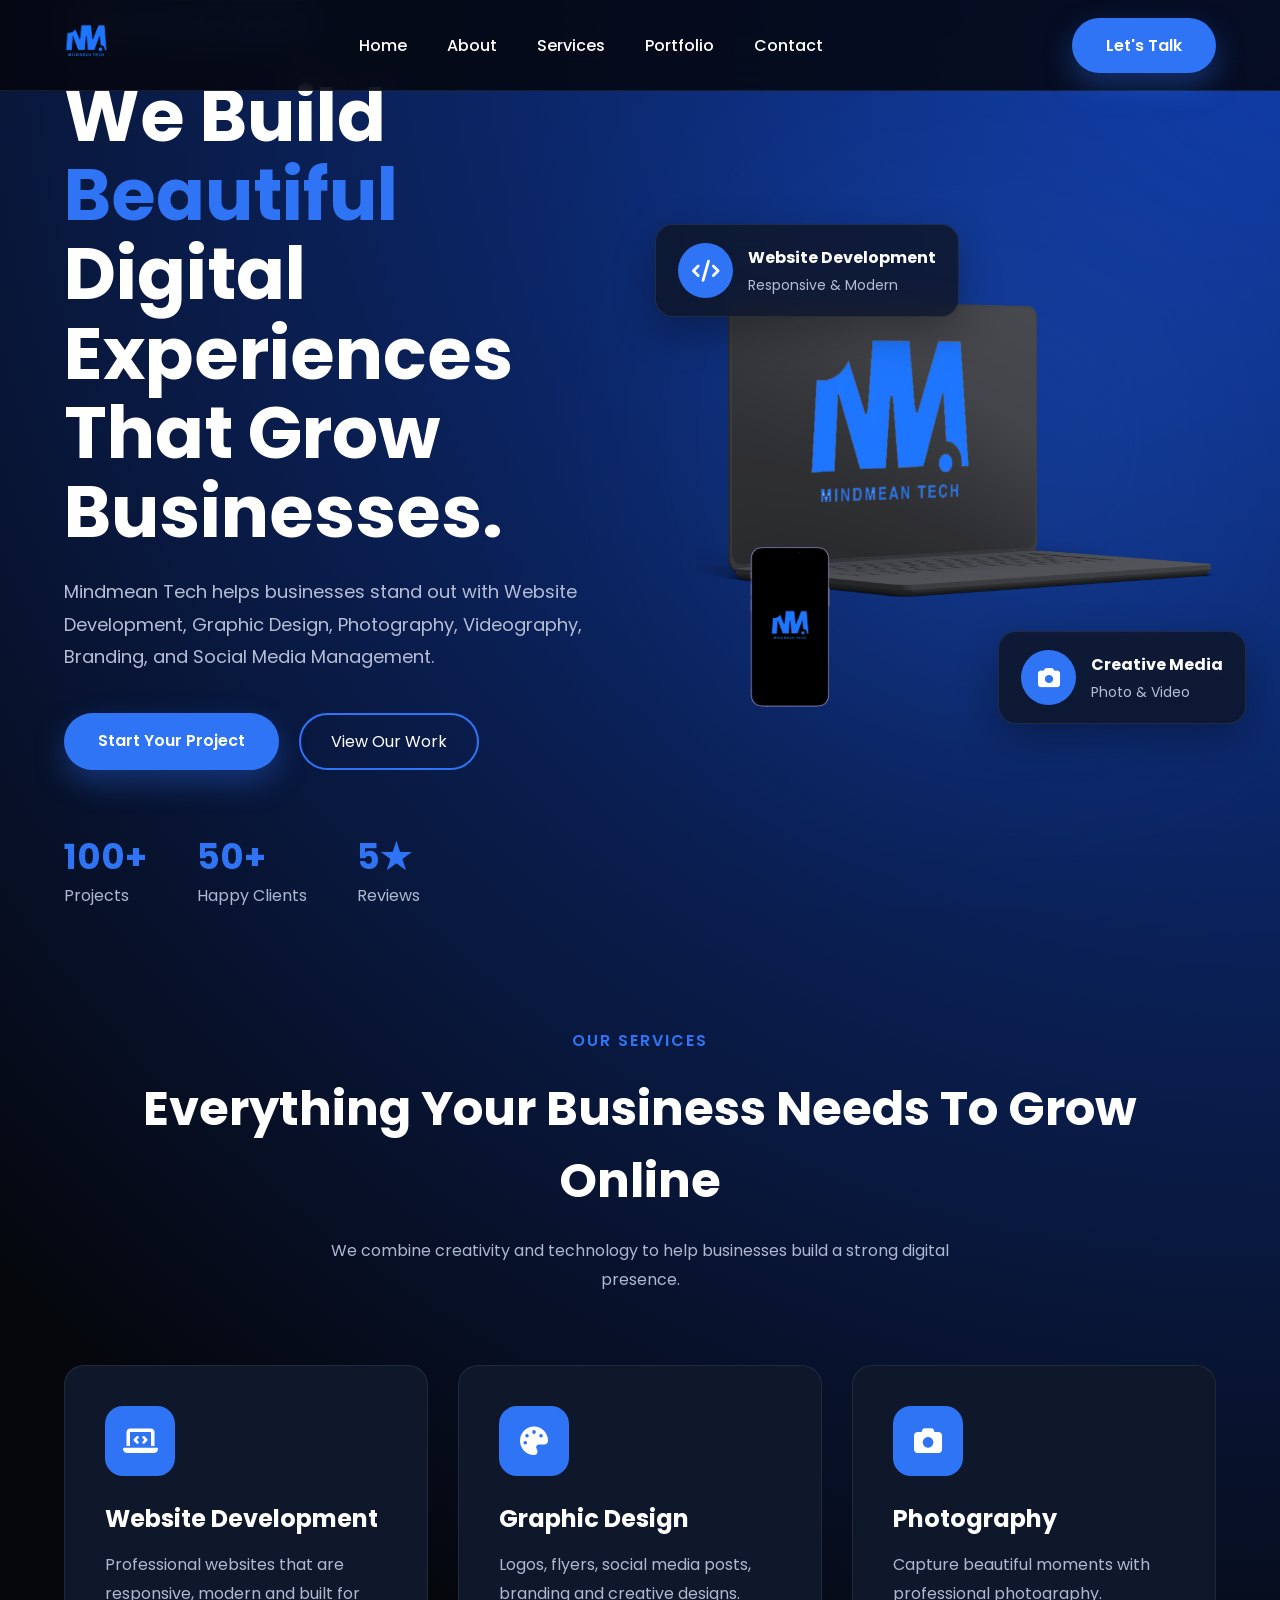
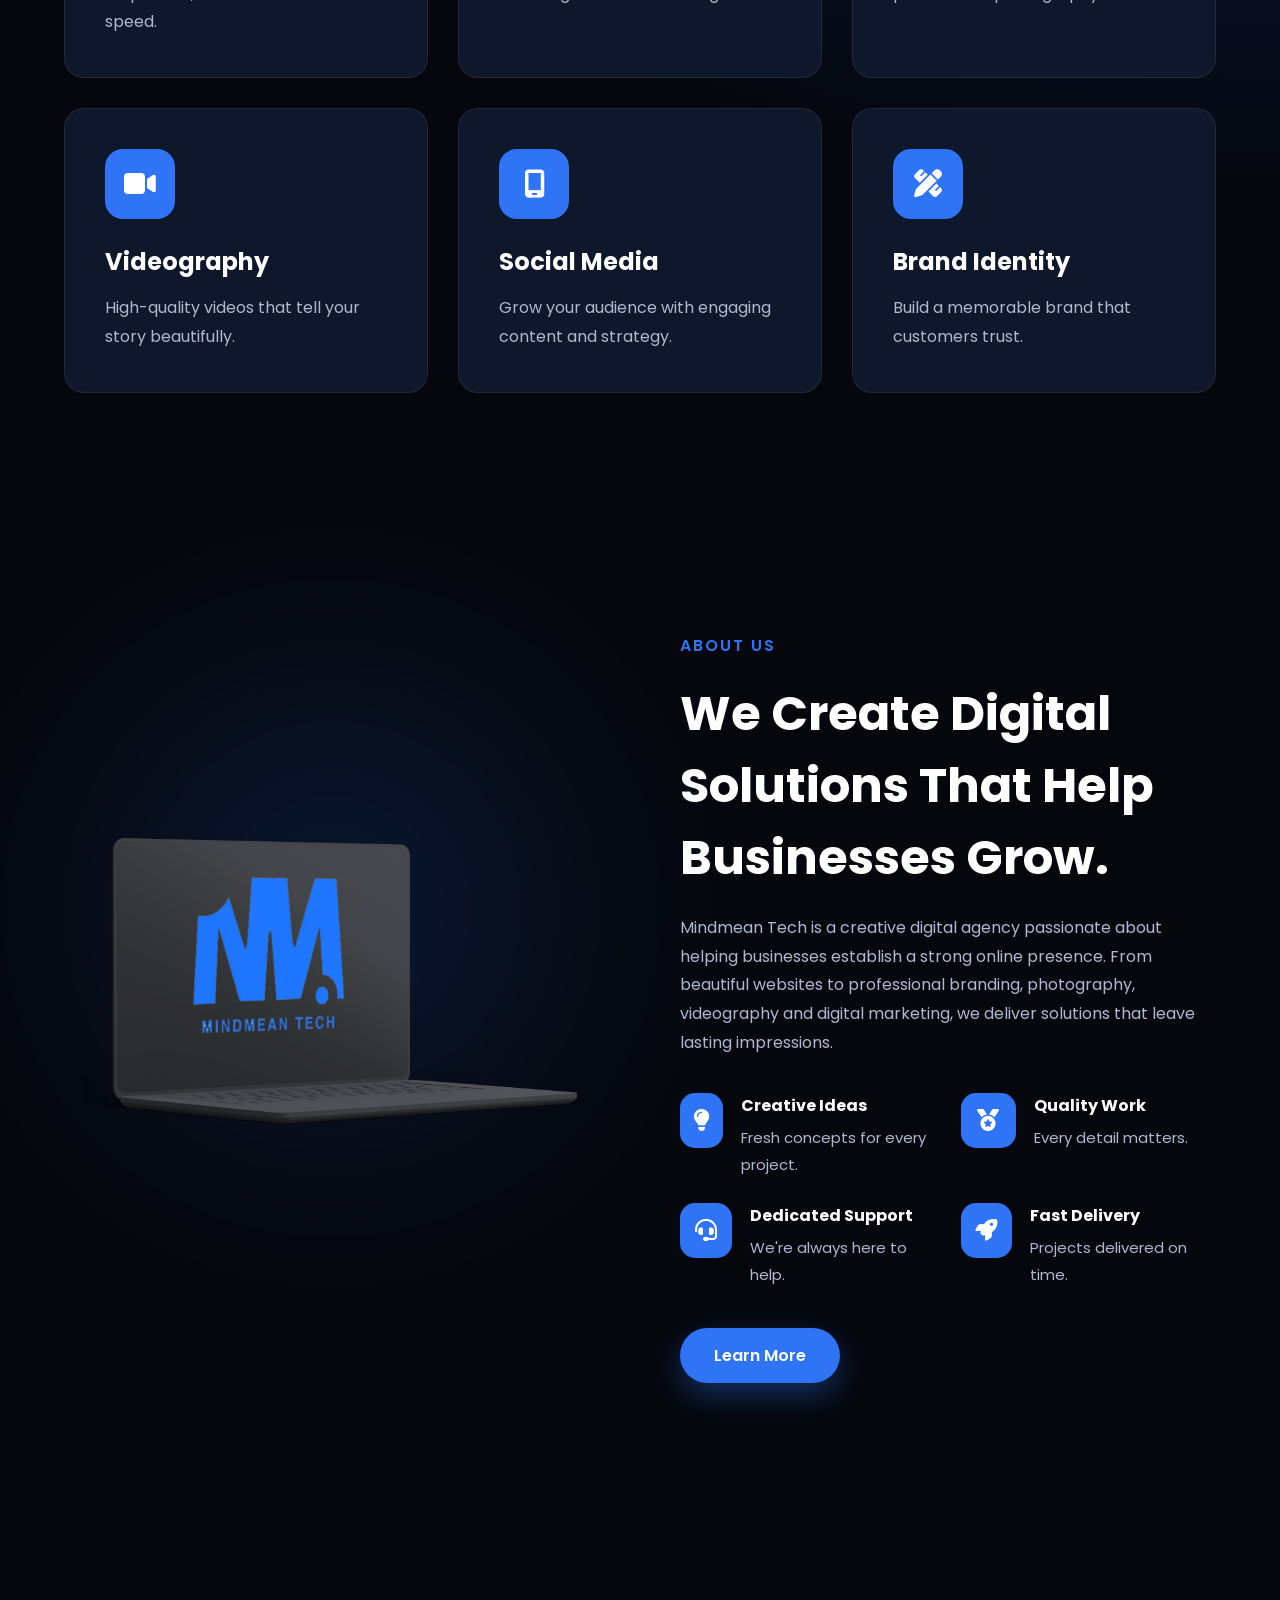
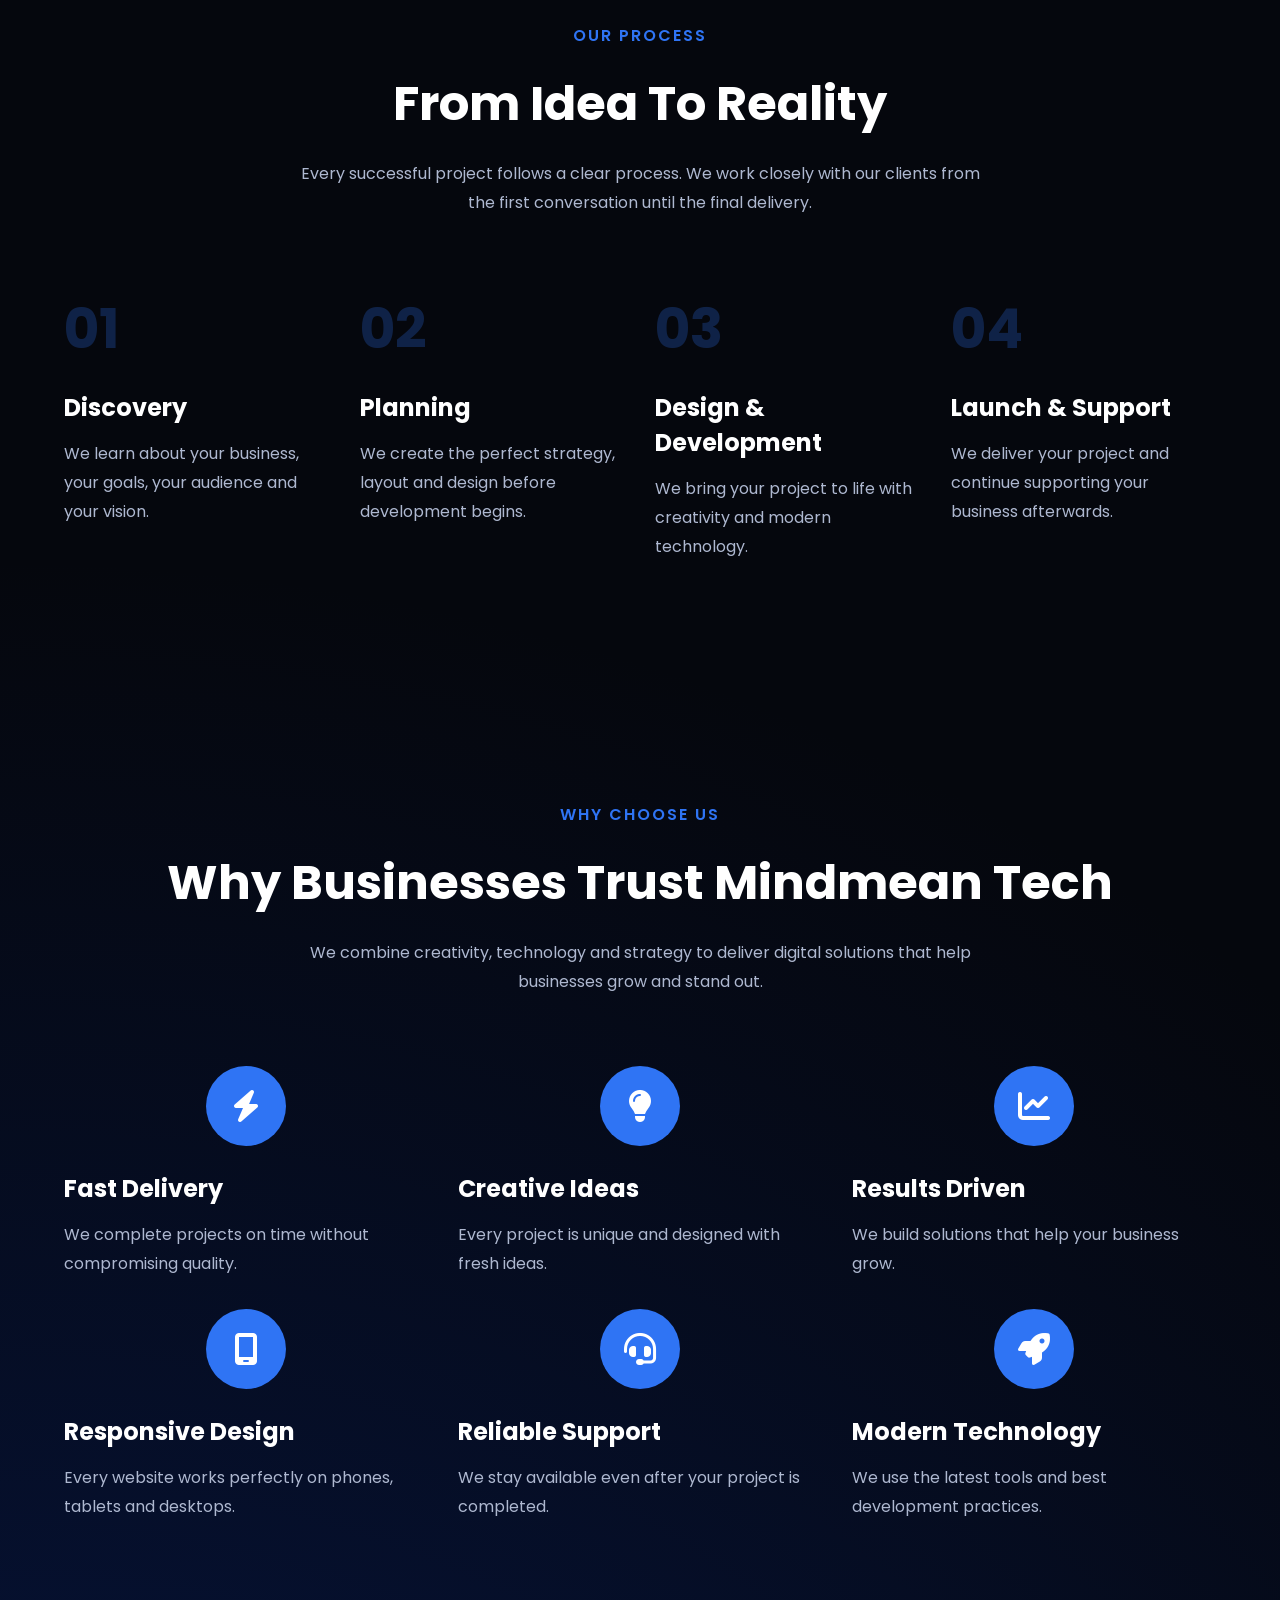
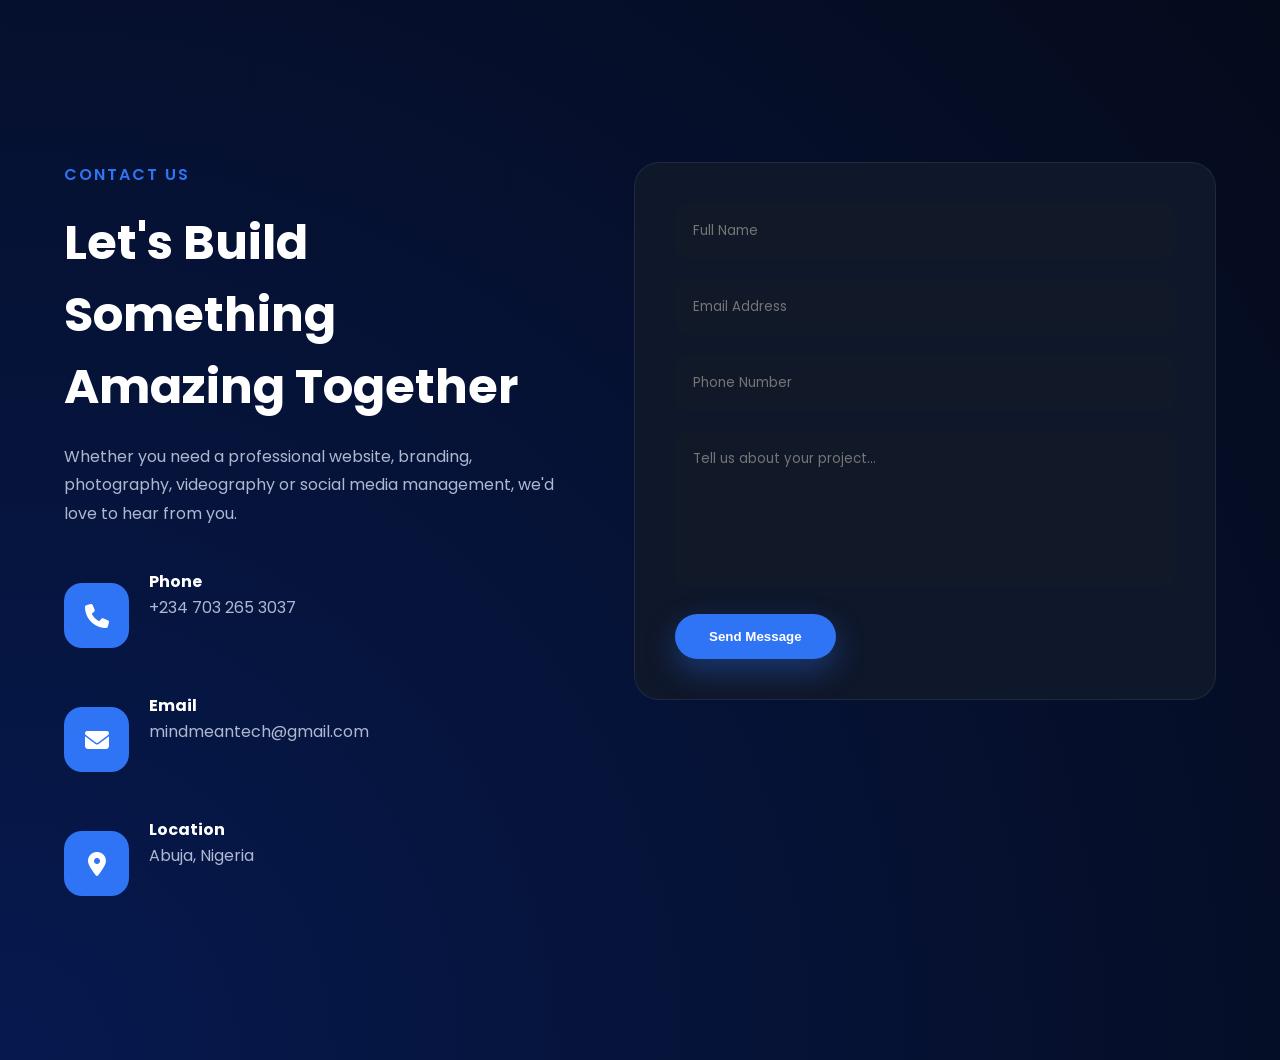
<file: index.html>
<!DOCTYPE html>
<html lang="en">

<head>

    <meta charset="UTF-8">

    <meta name="viewport" content="width=device-width, initial-scale=1.0">

    <title>Mindmean Tech | Creative Digital Agency</title>

    <!-- Website Icon -->
    <link rel="icon" href="images/logo.png">

    <!-- Google Font -->
    <link href="https://fonts.googleapis.com/css2?family=Poppins:wght@300;400;500;600;700;800&display=swap" rel="stylesheet">

    <!-- Font Awesome -->
    <link rel="stylesheet"
    href="https://cdnjs.cloudflare.com/ajax/libs/font-awesome/6.7.2/css/all.min.css">

    <!-- CSS -->
    <link rel="stylesheet" href="css/style.css">

</head>

<body>


<!-- ==========================
        HEADER
========================== -->

<header id="header">

    <div class="container">

        <nav>

            <!-- Logo -->

            <a href="#" class="logo">

                <img src="images/logo.png" alt="Mindmean Tech">

            </a>

            <!-- Navigation -->

            <ul>

                <li><a href="index.html">Home</a></li>

				<li><a href="about.html">About</a></li>

				<li><a href="services.html">Services</a></li>

				<li><a href="portfolio.html">Portfolio</a></li>

				<li><a href="contact.html">Contact</a></li>

            </ul>

            <!-- Button -->

            <a href="contact.html" class="btn">

                Let's Talk

            </a>

        </nav>

    </div>

</header>




<!-- ==========================
     HERO SECTION
========================== -->

<!-- =========================================
     HERO SECTION
     This is the first section visitors see.
========================================== -->

<section class="hero">

    <div class="container hero-container">

        <!-- ================= Left Side ================= -->

        <div class="hero-content">

            <span class="hero-badge">
                🚀 Creative Digital Agency
            </span>

            <h1>

                We Build
                <span>Beautiful</span>
                Digital Experiences
                That Grow Businesses.

            </h1>

            <p>

                Mindmean Tech helps businesses stand out with
                Website Development,
                Graphic Design,
                Photography,
                Videography,
                Branding,
                and Social Media Management.

            </p>

            <div class="hero-buttons">

                <a href="contact.html" class="btn">

                    Start Your Project

                </a>

                <a href="portfolio.html" class="btn-secondary">

                    View Our Work

                </a>

            </div>

            <!-- Statistics -->

            <div class="hero-stats">

                <div class="stat">

                    <h2>100+</h2>

                    <span>Projects</span>

                </div>

                <div class="stat">

                    <h2>50+</h2>

                    <span>Happy Clients</span>

                </div>

                <div class="stat">

                    <h2>5★</h2>

                    <span>Reviews</span>

                </div>

            </div>

        </div>

        <!-- ================= Right Side ================= -->

        <div class="hero-images">

            <!-- Blue Glow -->
<div class="glow"></div>

<!-- Floating Card 1 -->
<div class="floating-card card-one">

    <i class="fa-solid fa-code"></i>

    <div>

        <h4>Website Development</h4>

        <p>Responsive & Modern</p>

    </div>

</div>

<!-- Floating Card 2 -->
<div class="floating-card card-two">

    <i class="fa-solid fa-camera"></i>

    <div>

        <h4>Creative Media</h4>

        <p>Photo & Video</p>

    </div>

</div>

<!-- Laptop -->
<img src="images/laptop.png" class="laptop">

<!-- Phone -->
<img src="images/phone.png" class="phone">

        </div>

    </div>

</section>
<!-- =========================================
     SERVICES SECTION
========================================== -->

<section class="services">

    <div class="container">

        <!-- Section Heading -->

        <div class="section-title">

            <span>OUR SERVICES</span>

            <h2>

                Everything Your Business Needs
                To Grow Online

            </h2>

            <p>

                We combine creativity and technology to help businesses
                build a strong digital presence.

            </p>

        </div>

        <!-- Services Grid -->

        <div class="services-grid">

            <!-- Card 1 -->

            <div class="service-card">

                <i class="fa-solid fa-laptop-code"></i>

                <h3>Website Development</h3>

                <p>

                    Professional websites that are responsive,
                    modern and built for speed.

                </p>

            </div>

            <!-- Card 2 -->

            <div class="service-card">

                <i class="fa-solid fa-palette"></i>

                <h3>Graphic Design</h3>

                <p>

                    Logos, flyers, social media posts,
                    branding and creative designs.

                </p>

            </div>

            <!-- Card 3 -->

            <div class="service-card">

                <i class="fa-solid fa-camera"></i>

                <h3>Photography</h3>

                <p>

                    Capture beautiful moments with
                    professional photography.

                </p>

            </div>

            <!-- Card 4 -->

            <div class="service-card">

                <i class="fa-solid fa-video"></i>

                <h3>Videography</h3>

                <p>

                    High-quality videos that tell
                    your story beautifully.

                </p>

            </div>

            <!-- Card 5 -->

            <div class="service-card">

                <i class="fa-solid fa-mobile-screen"></i>

                <h3>Social Media</h3>

                <p>

                    Grow your audience with
                    engaging content and strategy.

                </p>

            </div>

            <!-- Card 6 -->

            <div class="service-card">

                <i class="fa-solid fa-pen-ruler"></i>

                <h3>Brand Identity</h3>

                <p>

                    Build a memorable brand that
                    customers trust.

                </p>

            </div>

        </div>

    </div>

</section>
<!-- =========================================
     ABOUT SECTION
========================================== -->

<section class="about">

    <div class="container about-container">

        <!-- Left Side -->

        <div class="about-image">

            <div class="about-circle"></div>

            <img src="images/laptop.png" alt="Mindmean Tech">

        </div>

        <!-- Right Side -->

        <div class="about-content">

            <span class="section-tag">

                ABOUT US

            </span>

            <h2>

                We Create Digital Solutions
                That Help Businesses Grow.

            </h2>

            <p>

                Mindmean Tech is a creative digital agency passionate about
                helping businesses establish a strong online presence.

                From beautiful websites to professional branding,
                photography, videography and digital marketing,
                we deliver solutions that leave lasting impressions.

            </p>

            <!-- Feature Boxes -->

            <div class="about-features">

                <div class="feature-box">

                    <i class="fa-solid fa-lightbulb"></i>

                    <div>

                        <h4>Creative Ideas</h4>

                        <p>Fresh concepts for every project.</p>

                    </div>

                </div>

                <div class="feature-box">

                    <i class="fa-solid fa-medal"></i>

                    <div>

                        <h4>Quality Work</h4>

                        <p>Every detail matters.</p>

                    </div>

                </div>

                <div class="feature-box">

                    <i class="fa-solid fa-headset"></i>

                    <div>

                        <h4>Dedicated Support</h4>

                        <p>We're always here to help.</p>

                    </div>

                </div>

                <div class="feature-box">

                    <i class="fa-solid fa-rocket"></i>

                    <div>

                        <h4>Fast Delivery</h4>

                        <p>Projects delivered on time.</p>

                    </div>

                </div>

            </div>

            <a href="about.html" class="btn">

                Learn More

            </a>

        </div>

    </div>

</section>
<!-- ==========================================
     OUR PROCESS SECTION
========================================== -->

<section class="process">

    <div class="container">

        <!-- Section Heading -->

        <div class="section-title">

            <span>OUR PROCESS</span>

            <h2>

                From Idea To Reality

            </h2>

            <p>

                Every successful project follows a clear process.
                We work closely with our clients from the first conversation
                until the final delivery.

            </p>

        </div>

        <!-- Process Cards -->

        <div class="process-grid">

            <!-- Step 1 -->

            <div class="process-card">

                <div class="number">

                    01

                </div>

                <h3>

                    Discovery

                </h3>

                <p>

                    We learn about your business, your goals,
                    your audience and your vision.

                </p>

            </div>

            <!-- Step 2 -->

            <div class="process-card">

                <div class="number">

                    02

                </div>

                <h3>

                    Planning

                </h3>

                <p>

                    We create the perfect strategy,
                    layout and design before development begins.

                </p>

            </div>

            <!-- Step 3 -->

            <div class="process-card">

                <div class="number">

                    03

                </div>

                <h3>

                    Design & Development

                </h3>

                <p>

                    We bring your project to life
                    with creativity and modern technology.

                </p>

            </div>

            <!-- Step 4 -->

            <div class="process-card">

                <div class="number">

                    04

                </div>

                <h3>

                    Launch & Support

                </h3>

                <p>

                    We deliver your project
                    and continue supporting your business afterwards.

                </p>

            </div>

        </div>

    </div>

</section>
<!-- ==========================================
     WHY CHOOSE US
========================================== -->

<section class="why-us">

    <div class="container">

        <!-- Section Title -->

        <div class="section-title">

            <span>WHY CHOOSE US</span>

            <h2>

                Why Businesses Trust
                Mindmean Tech

            </h2>

            <p>

                We combine creativity, technology and strategy
                to deliver digital solutions that help businesses
                grow and stand out.

            </p>

        </div>

        <div class="why-grid">

            <!-- Card 1 -->

            <div class="why-card">

                <i class="fa-solid fa-bolt"></i>

                <h3>Fast Delivery</h3>

                <p>

                    We complete projects on time without
                    compromising quality.

                </p>

            </div>

            <!-- Card 2 -->

            <div class="why-card">

                <i class="fa-solid fa-lightbulb"></i>

                <h3>Creative Ideas</h3>

                <p>

                    Every project is unique and designed
                    with fresh ideas.

                </p>

            </div>

            <!-- Card 3 -->

            <div class="why-card">

                <i class="fa-solid fa-chart-line"></i>

                <h3>Results Driven</h3>

                <p>

                    We build solutions that help your
                    business grow.

                </p>

            </div>

            <!-- Card 4 -->

            <div class="why-card">

                <i class="fa-solid fa-mobile-screen"></i>

                <h3>Responsive Design</h3>

                <p>

                    Every website works perfectly on
                    phones, tablets and desktops.

                </p>

            </div>

            <!-- Card 5 -->

            <div class="why-card">

                <i class="fa-solid fa-headset"></i>

                <h3>Reliable Support</h3>

                <p>

                    We stay available even after
                    your project is completed.

                </p>

            </div>

            <!-- Card 6 -->

            <div class="why-card">

                <i class="fa-solid fa-rocket"></i>

                <h3>Modern Technology</h3>

                <p>

                    We use the latest tools and
                    best development practices.

                </p>

            </div>

        </div>

    </div>

</section>
<!-- ==========================================
     CONTACT SECTION
========================================== -->

<section class="contact">

    <div class="container contact-container">

        <!-- Left Side -->

        <div class="contact-info">

            <span class="section-tag">

                CONTACT US

            </span>

            <h2>

                Let's Build Something Amazing Together

            </h2>

            <p>

                Whether you need a professional website,
                branding, photography, videography or social media
                management, we'd love to hear from you.

            </p>

            <div class="contact-item">

                <i class="fa-solid fa-phone"></i>

                <div>

                    <h4>Phone</h4>

                    <p>+234 703 265 3037</p>

                </div>

            </div>

            <div class="contact-item">

                <i class="fa-solid fa-envelope"></i>

                <div>

                    <h4>Email</h4>

                    <p>mindmeantech@gmail.com</p>

                </div>

            </div>

            <div class="contact-item">

                <i class="fa-solid fa-location-dot"></i>

                <div>

                    <h4>Location</h4>

                    <p>Abuja, Nigeria</p>

                </div>

            </div>

        </div>

        <!-- Right Side -->

        <!-- ==========================================
     HOMEPAGE CONTACT FORM
     Collects the visitor's details and sends
     the information to Mindmean Tech on WhatsApp.
========================================== -->

<form class="contact-form" id="homeContactForm">


    <!-- Full Name -->

    <input
        type="text"
        id="homeName"
        placeholder="Full Name"
        required
    >


    <!-- Email Address -->

    <input
        type="email"
        id="homeEmail"
        placeholder="Email Address"
        required
    >


    <!-- Phone Number -->

    <input
        type="tel"
        id="homePhone"
        placeholder="Phone Number"
        required
    >


    <!-- Project Description -->

    <textarea
        id="homeMessage"
        rows="6"
        placeholder="Tell us about your project..."
        required
    ></textarea>


    <!-- Send Button -->

    <button
        type="submit"
        class="btn"
    >
        Send Message
    </button>


</form>

    </div>

</section>

<!-- ==========================================
BACK TO TOP BUTTON
========================================== -->

<button id="topBtn">

    <i class="fa-solid fa-arrow-up"></i>

</button>
<script src="js/script.js"></script>

</body>

</html>
</file>
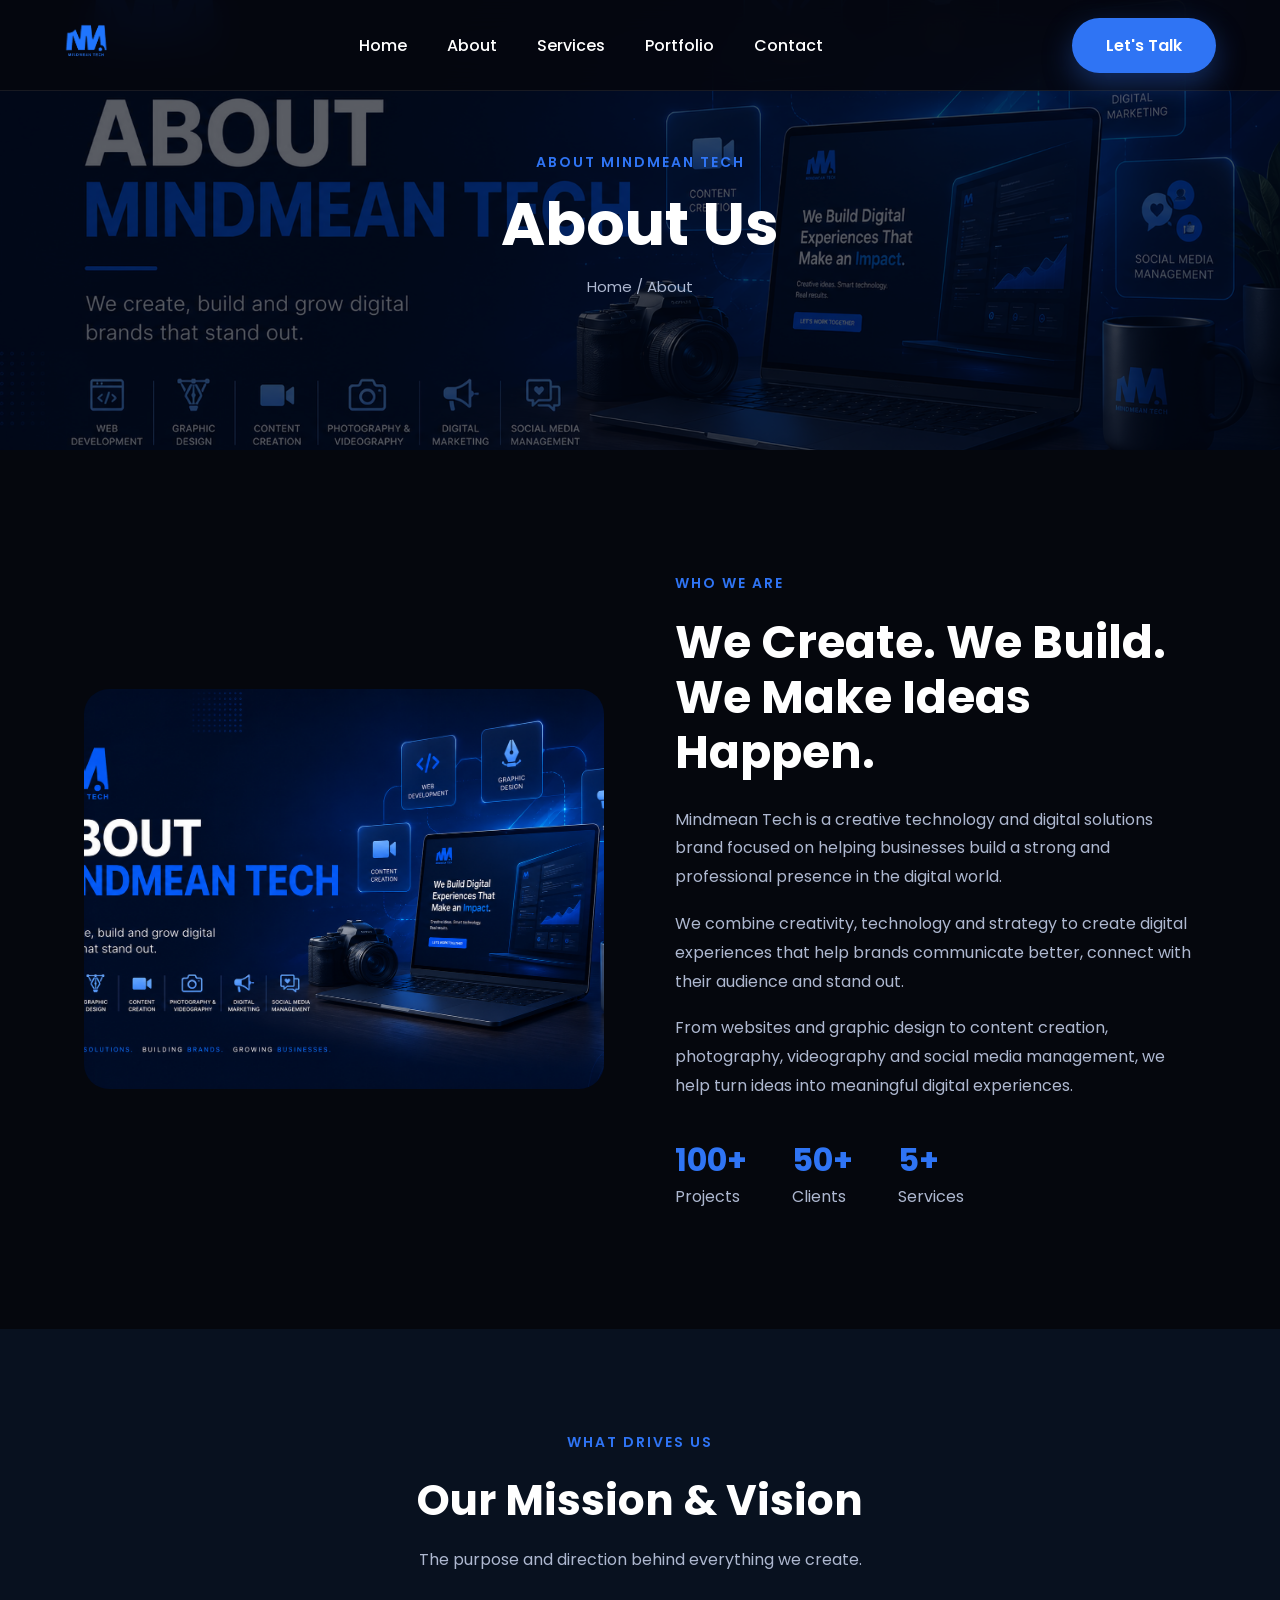
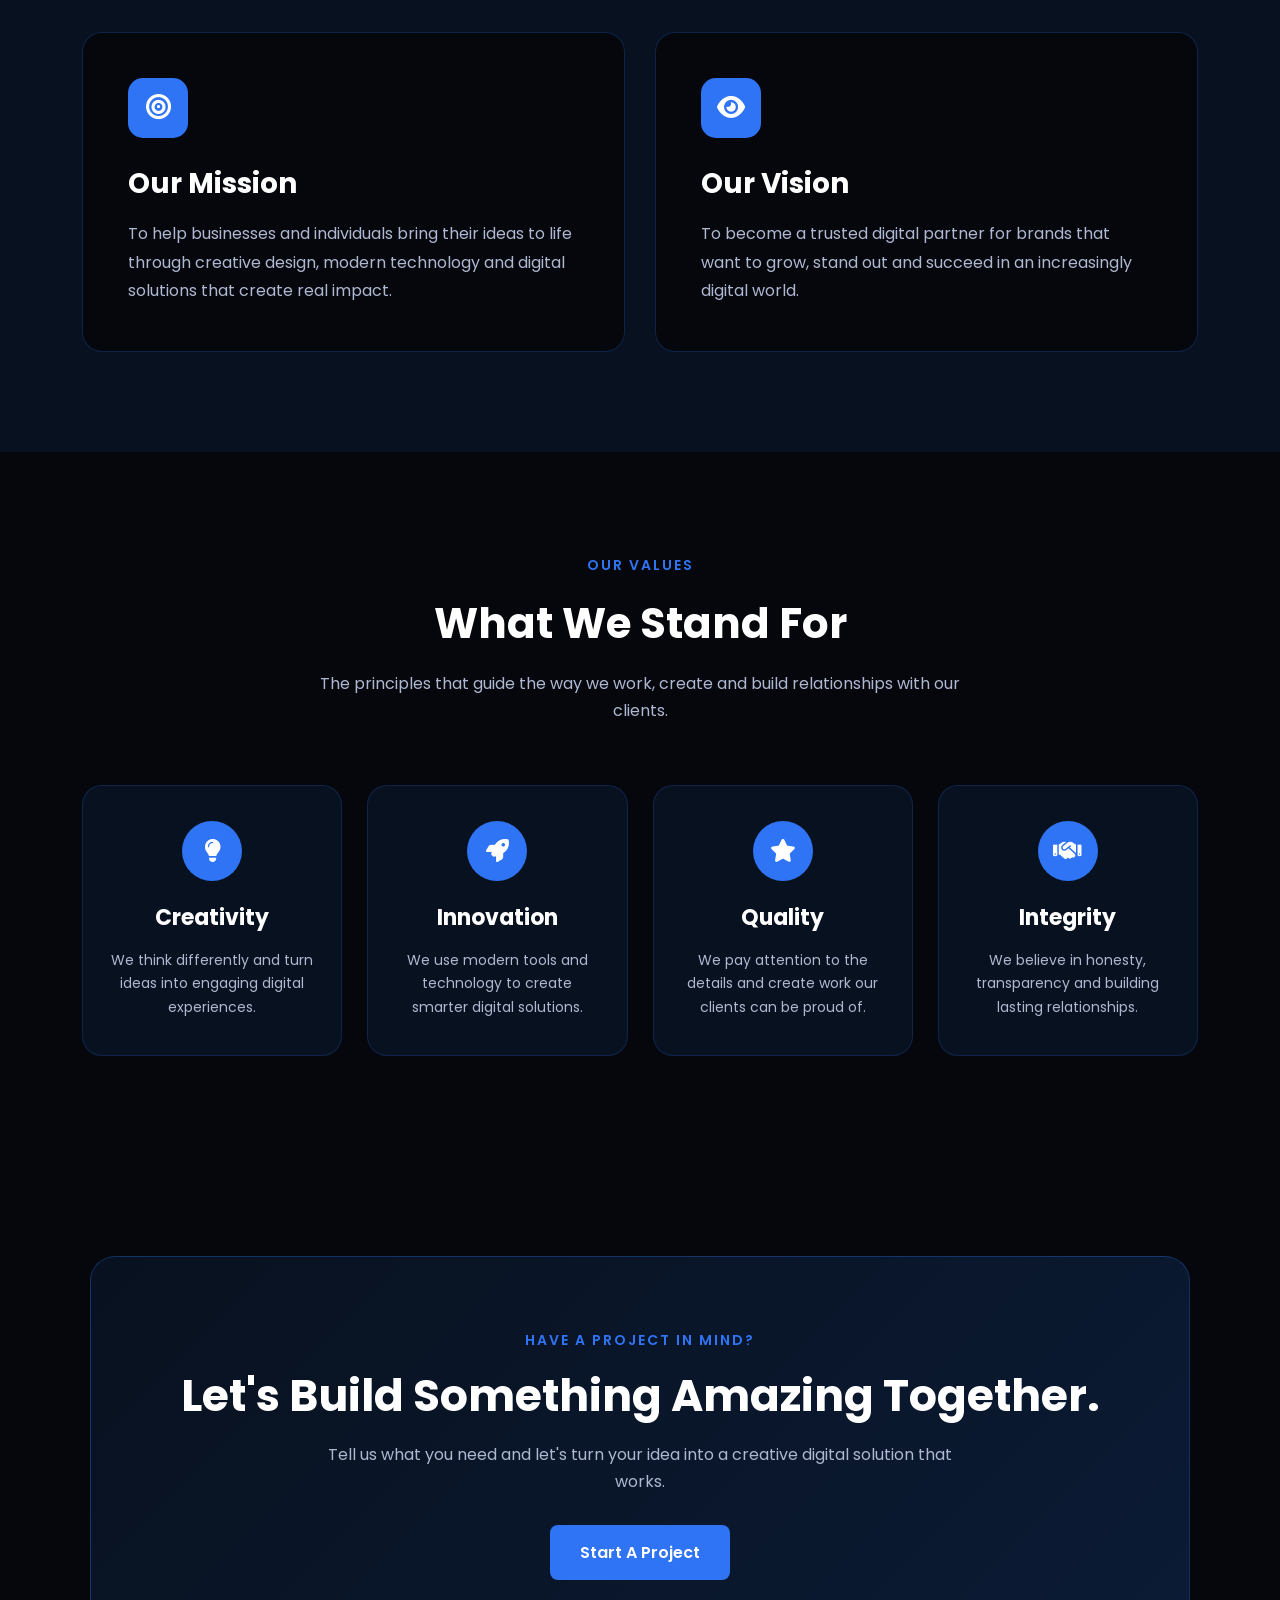
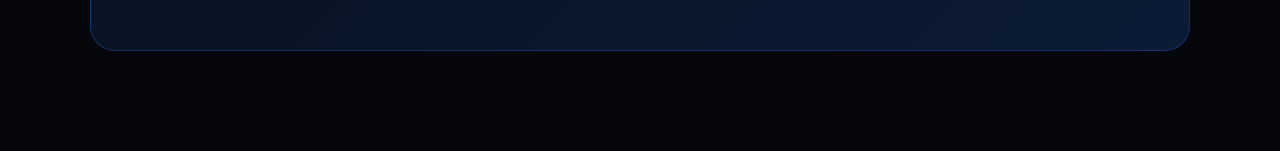
<file: about.html>
<!DOCTYPE html>
<html lang="en">

<head>

    <!-- ==========================================
         PAGE SETTINGS
         Sets the page character encoding and title.
    =========================================== -->

    <meta charset="UTF-8">

    <meta name="viewport" content="width=device-width, initial-scale=1.0">

    <title>About Us | Mindmean Tech</title>


    <!-- ==========================================
         WEBSITE FONT
         Loads the Poppins font.
    =========================================== -->

    <link href="https://fonts.googleapis.com/css2?family=Poppins:wght@300;400;500;600;700;800&display=swap" rel="stylesheet">


    <!-- ==========================================
         FONT AWESOME
         Loads icons for the website.
    =========================================== -->

    <link rel="stylesheet"
    href="https://cdnjs.cloudflare.com/ajax/libs/font-awesome/6.7.2/css/all.min.css">


    <!-- ==========================================
         MAIN WEBSITE CSS
         Connects this page to your existing CSS.
    =========================================== -->

    <link rel="stylesheet" href="css/style.css">

</head>


<body>


<!-- ==========================================
     HEADER
     Website navigation.
========================================== -->

<header id="header">

    <div class="container">

        <nav>


            <!-- LOGO -->

            <a href="index.html" class="logo">

                <img src="images/logo.png" alt="Mindmean Tech">

            </a>


            <!-- NAVIGATION LINKS -->

            <ul>

                <li>
                    <a href="index.html">
                        Home
                    </a>
                </li>

                <li>
                    <a href="about.html">
                        About
                    </a>
                </li>

                <li>
                    <a href="services.html">
                        Services
                    </a>
                </li>

                <li>
                    <a href="portfolio.html">
                        Portfolio
                    </a>
                </li>

                <li>
                    <a href="contact.html">
                        Contact
                    </a>
                </li>

            </ul>


            <!-- CONTACT BUTTON -->

            <a href="contact.html" class="btn">

                Let's Talk

            </a>

        </nav>

    </div>

</header>



<!-- ==========================================
     ABOUT HERO
     
     The about.png image is used as a background.
     It CANNOT expand beyond the 450px height.
========================================== -->

<section
    style="
        width:100%;
        height:450px;
        background-image:url('images/about.png');
        background-size:cover;
        background-position:center;
        background-repeat:no-repeat;
        position:relative;
        overflow:hidden;
    "
>


    <!-- DARK OVERLAY -->

    <div
        style="
            position:absolute;
            top:0;
            left:0;
            width:100%;
            height:100%;
            background:rgba(3,7,18,0.65);
        "
    ></div>


    <!-- HERO TEXT -->

    <div
        style="
            position:relative;
            z-index:2;
            width:100%;
            height:100%;
            display:flex;
            flex-direction:column;
            justify-content:center;
            align-items:center;
            text-align:center;
        "
    >

        <!-- SMALL LABEL -->

        <span
            style="
                color:#2F74F4;
                font-size:14px;
                font-weight:600;
                letter-spacing:2px;
                margin-bottom:15px;
            "
        >

            ABOUT MINDMEAN TECH

        </span>


        <!-- MAIN TITLE -->

        <h1
            style="
                color:white;
                font-size:60px;
                line-height:1.2;
                margin:0 0 15px;
            "
        >

            About Us

        </h1>


        <!-- BREADCRUMB -->

        <p
            style="
                color:#AEB8D0;
                margin:0;
                font-size:15px;
            "
        >

            Home / About

        </p>

    </div>

</section>



<!-- ==========================================
     WHO WE ARE
========================================== -->

<section
    style="
        width:100%;
        padding:120px 20px;
        background:#05070D;
    "
>

    <div
        style="
            width:90%;
            max-width:1200px;
            margin:auto;
            display:grid;
            grid-template-columns:1fr 1fr;
            gap:70px;
            align-items:center;
        "
    >


        <!-- ==================================
             ABOUT IMAGE
             
             about.png is displayed inside a
             controlled 520px × 400px box.
        ================================== -->

        <div
            style="
                width:100%;
                max-width:520px;
                height:400px;
                overflow:hidden;
                border-radius:25px;
                margin:auto;
            "
        >

            <img
                src="images/about.png"
                alt="Mindmean Tech"
                style="
                    width:100%;
                    height:100%;
                    object-fit:cover;
                    display:block;
                "
            >

        </div>



        <!-- ==================================
             ABOUT TEXT
        ================================== -->

        <div>

            <!-- SECTION LABEL -->

            <span
                style="
                    color:#2F74F4;
                    font-size:14px;
                    font-weight:600;
                    letter-spacing:2px;
                "
            >

                WHO WE ARE

            </span>


            <!-- HEADING -->

            <h2
                style="
                    color:white;
                    font-size:46px;
                    line-height:1.2;
                    margin:20px 0 25px;
                "
            >

                We Create.
                We Build.
                We Make Ideas Happen.

            </h2>


            <!-- PARAGRAPH 1 -->

            <p
                style="
                    color:#AEB8D0;
                    line-height:1.8;
                    margin-bottom:18px;
                "
            >

                Mindmean Tech is a creative technology and
                digital solutions brand focused on helping
                businesses build a strong and professional
                presence in the digital world.

            </p>


            <!-- PARAGRAPH 2 -->

            <p
                style="
                    color:#AEB8D0;
                    line-height:1.8;
                    margin-bottom:18px;
                "
            >

                We combine creativity, technology and strategy
                to create digital experiences that help brands
                communicate better, connect with their audience
                and stand out.

            </p>


            <!-- PARAGRAPH 3 -->

            <p
                style="
                    color:#AEB8D0;
                    line-height:1.8;
                    margin-bottom:18px;
                "
            >

                From websites and graphic design to content
                creation, photography, videography and social
                media management, we help turn ideas into
                meaningful digital experiences.

            </p>


            <!-- STATISTICS -->

            <div
                style="
                    display:flex;
                    gap:45px;
                    margin-top:35px;
                "
            >

                <div>

                    <h3
                        style="
                            color:#2F74F4;
                            font-size:32px;
                            margin:0;
                        "
                    >
                        100+
                    </h3>

                    <span style="color:#AEB8D0;">
                        Projects
                    </span>

                </div>


                <div>

                    <h3
                        style="
                            color:#2F74F4;
                            font-size:32px;
                            margin:0;
                        "
                    >
                        50+
                    </h3>

                    <span style="color:#AEB8D0;">
                        Clients
                    </span>

                </div>


                <div>

                    <h3
                        style="
                            color:#2F74F4;
                            font-size:32px;
                            margin:0;
                        "
                    >
                        5+
                    </h3>

                    <span style="color:#AEB8D0;">
                        Services
                    </span>

                </div>

            </div>

        </div>

    </div>

</section>



<!-- ==========================================
     MISSION & VISION SECTION
     Shows Mindmean Tech's mission and vision.
========================================== -->

<section
    style="
        padding:100px 20px;
        background:#08111F;
    "
>

    <!-- SECTION CONTAINER -->

    <div
        style="
            width:90%;
            max-width:1200px;
            margin:auto;
        "
    >


        <!-- SECTION INTRODUCTION -->

        <div
            style="
                text-align:center;
                margin-bottom:60px;
            "
        >

            <!-- SMALL BLUE LABEL -->

            <span
                style="
                    color:#2F74F4;
                    font-size:14px;
                    font-weight:600;
                    letter-spacing:2px;
                "
            >
                WHAT DRIVES US
            </span>


            <!-- MAIN HEADING -->

            <h2
                style="
                    color:white;
                    font-size:42px;
                    margin:15px 0;
                "
            >
                Our Mission & Vision
            </h2>


            <!-- DESCRIPTION -->

            <p
                style="
                    color:#AEB8D0;
                    font-size:16px;
                    margin:0;
                "
            >
                The purpose and direction behind everything we create.
            </p>

        </div>



        <!-- ==================================
             MISSION & VISION CARDS
        ================================== -->

        <div
            style="
                display:grid;
                grid-template-columns:1fr 1fr;
                gap:30px;
            "
        >


            <!-- ==================================
                 MISSION CARD
            ================================== -->

            <div
                style="
                    background:#05070D;
                    padding:45px;
                    border:1px solid rgba(47,116,244,0.25);
                    border-radius:20px;
                "
            >

                <!-- MISSION ICON -->

                <div
                    style="
                        width:60px;
                        height:60px;
                        background:#2F74F4;
                        border-radius:15px;
                        display:flex;
                        align-items:center;
                        justify-content:center;
                        margin-bottom:25px;
                    "
                >

                    <i
                        class="fa-solid fa-bullseye"
                        style="
                            color:white;
                            font-size:25px;
                        "
                    ></i>

                </div>


                <!-- MISSION TITLE -->

                <h3
                    style="
                        color:white;
                        font-size:28px;
                        margin:0 0 15px;
                    "
                >
                    Our Mission
                </h3>


                <!-- MISSION TEXT -->

                <p
                    style="
                        color:#AEB8D0;
                        font-size:16px;
                        line-height:1.8;
                        margin:0;
                    "
                >
                    To help businesses and individuals bring their
                    ideas to life through creative design, modern
                    technology and digital solutions that create
                    real impact.
                </p>

            </div>



            <!-- ==================================
                 VISION CARD
            ================================== -->

            <div
                style="
                    background:#05070D;
                    padding:45px;
                    border:1px solid rgba(47,116,244,0.25);
                    border-radius:20px;
                "
            >

                <!-- VISION ICON -->

                <div
                    style="
                        width:60px;
                        height:60px;
                        background:#2F74F4;
                        border-radius:15px;
                        display:flex;
                        align-items:center;
                        justify-content:center;
                        margin-bottom:25px;
                    "
                >

                    <i
                        class="fa-solid fa-eye"
                        style="
                            color:white;
                            font-size:25px;
                        "
                    ></i>

                </div>


                <!-- VISION TITLE -->

                <h3
                    style="
                        color:white;
                        font-size:28px;
                        margin:0 0 15px;
                    "
                >
                    Our Vision
                </h3>


                <!-- VISION TEXT -->

                <p
                    style="
                        color:#AEB8D0;
                        font-size:16px;
                        line-height:1.8;
                        margin:0;
                    "
                >
                    To become a trusted digital partner for brands
                    that want to grow, stand out and succeed in an
                    increasingly digital world.
                </p>

            </div>

        </div>

    </div>

</section>
<!-- ==========================================
     OUR VALUES SECTION
     Shows the core values of Mindmean Tech.
========================================== -->

<section
    style="
        padding:100px 20px;
        background:#05070D;
    "
>

    <!-- MAIN CONTAINER -->

    <div
        style="
            width:90%;
            max-width:1200px;
            margin:auto;
        "
    >


        <!-- ==================================
             SECTION INTRODUCTION
        ================================== -->

        <div
            style="
                text-align:center;
                margin-bottom:60px;
            "
        >

            <!-- SMALL BLUE LABEL -->

            <span
                style="
                    color:#2F74F4;
                    font-size:14px;
                    font-weight:600;
                    letter-spacing:2px;
                "
            >
                OUR VALUES
            </span>


            <!-- MAIN HEADING -->

            <h2
                style="
                    color:white;
                    font-size:42px;
                    margin:15px 0;
                "
            >
                What We Stand For
            </h2>


            <!-- DESCRIPTION -->

            <p
                style="
                    color:#AEB8D0;
                    font-size:16px;
                    max-width:650px;
                    margin:0 auto;
                    line-height:1.7;
                "
            >
                The principles that guide the way we work,
                create and build relationships with our clients.
            </p>

        </div>



        <!-- ==================================
             VALUE CARDS
        ================================== -->

        <div
            style="
                display:grid;
                grid-template-columns:repeat(4, 1fr);
                gap:25px;
            "
        >


            <!-- ==================================
                 CREATIVITY
            ================================== -->

            <div
                style="
                    background:#08111F;
                    padding:35px 25px;
                    border:1px solid rgba(47,116,244,0.20);
                    border-radius:20px;
                    text-align:center;
                "
            >

                <!-- ICON -->

                <div
                    style="
                        width:60px;
                        height:60px;
                        background:#2F74F4;
                        border-radius:50%;
                        display:flex;
                        align-items:center;
                        justify-content:center;
                        margin:0 auto 20px;
                    "
                >

                    <i
                        class="fa-solid fa-lightbulb"
                        style="
                            color:white;
                            font-size:23px;
                        "
                    ></i>

                </div>


                <!-- TITLE -->

                <h3
                    style="
                        color:white;
                        font-size:22px;
                        margin:0 0 15px;
                    "
                >
                    Creativity
                </h3>


                <!-- TEXT -->

                <p
                    style="
                        color:#AEB8D0;
                        font-size:14px;
                        line-height:1.7;
                        margin:0;
                    "
                >
                    We think differently and turn ideas into
                    engaging digital experiences.
                </p>

            </div>



            <!-- ==================================
                 INNOVATION
            ================================== -->

            <div
                style="
                    background:#08111F;
                    padding:35px 25px;
                    border:1px solid rgba(47,116,244,0.20);
                    border-radius:20px;
                    text-align:center;
                "
            >

                <!-- ICON -->

                <div
                    style="
                        width:60px;
                        height:60px;
                        background:#2F74F4;
                        border-radius:50%;
                        display:flex;
                        align-items:center;
                        justify-content:center;
                        margin:0 auto 20px;
                    "
                >

                    <i
                        class="fa-solid fa-rocket"
                        style="
                            color:white;
                            font-size:23px;
                        "
                    ></i>

                </div>


                <!-- TITLE -->

                <h3
                    style="
                        color:white;
                        font-size:22px;
                        margin:0 0 15px;
                    "
                >
                    Innovation
                </h3>


                <!-- TEXT -->

                <p
                    style="
                        color:#AEB8D0;
                        font-size:14px;
                        line-height:1.7;
                        margin:0;
                    "
                >
                    We use modern tools and technology to create
                    smarter digital solutions.
                </p>

            </div>



            <!-- ==================================
                 QUALITY
            ================================== -->

            <div
                style="
                    background:#08111F;
                    padding:35px 25px;
                    border:1px solid rgba(47,116,244,0.20);
                    border-radius:20px;
                    text-align:center;
                "
            >

                <!-- ICON -->

                <div
                    style="
                        width:60px;
                        height:60px;
                        background:#2F74F4;
                        border-radius:50%;
                        display:flex;
                        align-items:center;
                        justify-content:center;
                        margin:0 auto 20px;
                    "
                >

                    <i
                        class="fa-solid fa-star"
                        style="
                            color:white;
                            font-size:23px;
                        "
                    ></i>

                </div>


                <!-- TITLE -->

                <h3
                    style="
                        color:white;
                        font-size:22px;
                        margin:0 0 15px;
                    "
                >
                    Quality
                </h3>


                <!-- TEXT -->

                <p
                    style="
                        color:#AEB8D0;
                        font-size:14px;
                        line-height:1.7;
                        margin:0;
                    "
                >
                    We pay attention to the details and create
                    work our clients can be proud of.
                </p>

            </div>



            <!-- ==================================
                 INTEGRITY
            ================================== -->

            <div
                style="
                    background:#08111F;
                    padding:35px 25px;
                    border:1px solid rgba(47,116,244,0.20);
                    border-radius:20px;
                    text-align:center;
                "
            >

                <!-- ICON -->

                <div
                    style="
                        width:60px;
                        height:60px;
                        background:#2F74F4;
                        border-radius:50%;
                        display:flex;
                        align-items:center;
                        justify-content:center;
                        margin:0 auto 20px;
                    "
                >

                    <i
                        class="fa-solid fa-handshake"
                        style="
                            color:white;
                            font-size:23px;
                        "
                    ></i>

                </div>


                <!-- TITLE -->

                <h3
                    style="
                        color:white;
                        font-size:22px;
                        margin:0 0 15px;
                    "
                >
                    Integrity
                </h3>


                <!-- TEXT -->

                <p
                    style="
                        color:#AEB8D0;
                        font-size:14px;
                        line-height:1.7;
                        margin:0;
                    "
                >
                    We believe in honesty, transparency and
                    building lasting relationships.
                </p>

            </div>

        </div>

    </div>

</section>


<!-- ==========================================
     SERVICES PAGE CTA
     Encourages visitors to start a project.
========================================== -->

<section
    style="
        padding:100px 20px;
        background:#05070D;
    "
>

    <!-- CTA CONTAINER -->

    <div
        style="
            width:90%;
            max-width:1100px;
            margin:auto;
            padding:70px 50px;
            background:linear-gradient(135deg,#08111F,#0B1B35);
            border:1px solid rgba(47,116,244,0.30);
            border-radius:25px;
            text-align:center;
        "
    >

        <!-- SMALL LABEL -->

        <span
            style="
                color:#2F74F4;
                font-size:14px;
                font-weight:600;
                letter-spacing:2px;
            "
        >
            HAVE A PROJECT IN MIND?
        </span>


        <!-- MAIN HEADING -->

        <h2
            style="
                color:white;
                font-size:44px;
                line-height:1.2;
                margin:18px 0;
            "
        >
            Let's Build Something
            Amazing Together.
        </h2>


        <!-- DESCRIPTION -->

        <p
            style="
                color:#AEB8D0;
                font-size:16px;
                line-height:1.7;
                max-width:650px;
                margin:0 auto 30px;
            "
        >
            Tell us what you need and let's turn your idea
            into a creative digital solution that works.
        </p>


        <!-- CTA BUTTON -->

        <a
            href="contact.html"
            style="
                display:inline-block;
                background:#2F74F4;
                color:white;
                padding:15px 30px;
                border-radius:8px;
                text-decoration:none;
                font-weight:600;
            "
        >
            Start A Project
        </a>

    </div>

</section>



<!-- ==========================================
     JAVASCRIPT
========================================== -->

<script src="js/script.js"></script>


</body>

</html>
</file>
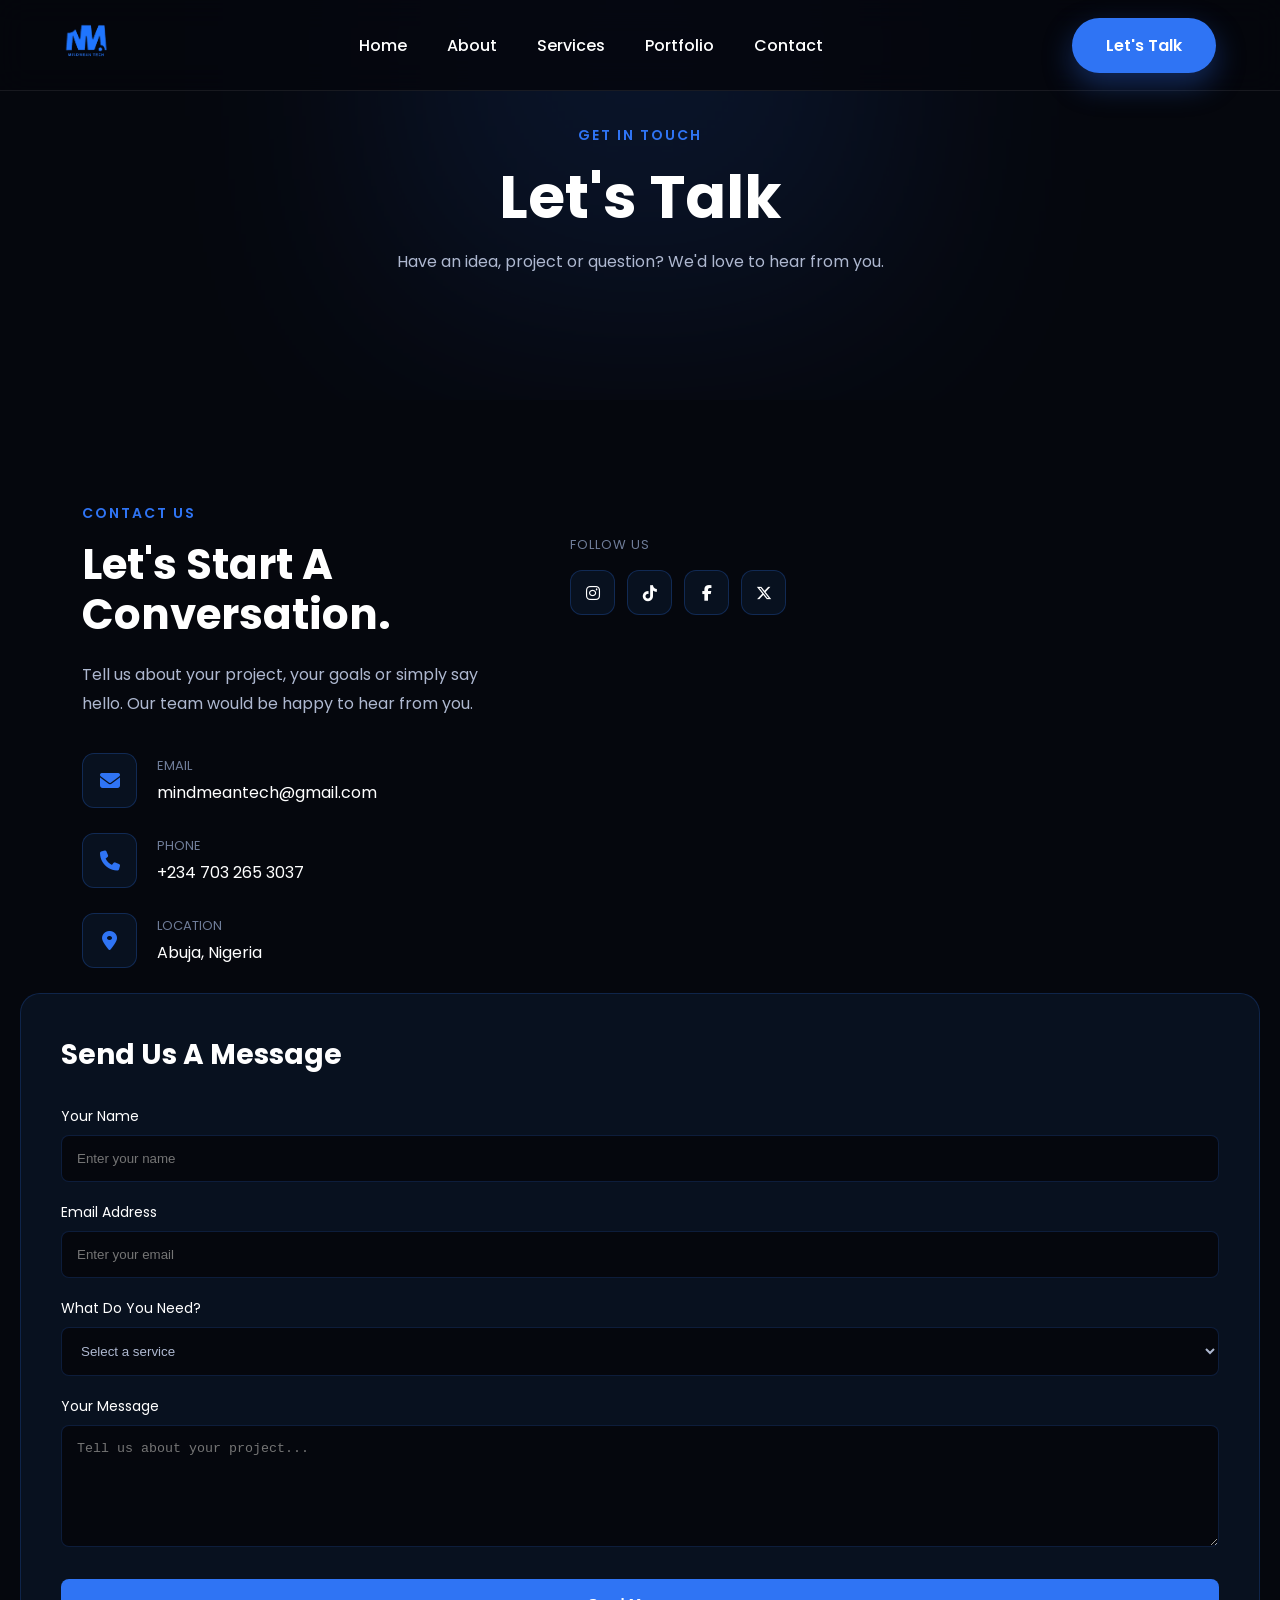
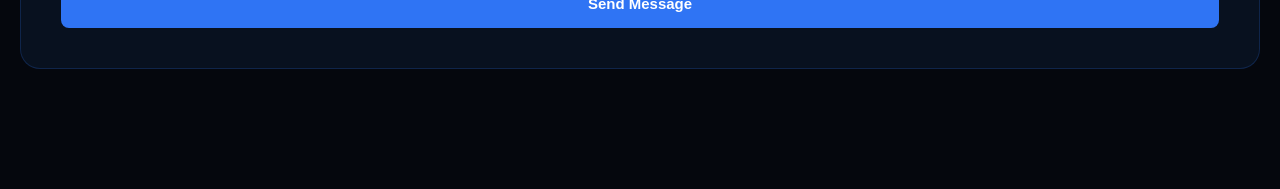
<file: contact.html>
<!DOCTYPE html>
<html lang="en">

<head>

    <!-- ==========================================
         PAGE SETTINGS
         Sets the character encoding and page title.
    =========================================== -->

    <meta charset="UTF-8">

    <meta name="viewport" content="width=device-width, initial-scale=1.0">

    <title>Contact Us | Mindmean Tech</title>


    <!-- ==========================================
         GOOGLE FONT
         Loads the Poppins font used by the website.
    =========================================== -->

    <link
        href="https://fonts.googleapis.com/css2?family=Poppins:wght@300;400;500;600;700;800&display=swap"
        rel="stylesheet"
    >


    <!-- ==========================================
         FONT AWESOME
         Provides the icons used on the page.
    =========================================== -->

    <link
        rel="stylesheet"
        href="https://cdnjs.cloudflare.com/ajax/libs/font-awesome/6.7.2/css/all.min.css"
    >


    <!-- ==========================================
         MAIN WEBSITE CSS
         Connects this page to your existing CSS.
    =========================================== -->

    <link rel="stylesheet" href="css/style.css">

</head>


<body>


<!-- ==========================================
     HEADER
     Website navigation.
========================================== -->

<header id="header">

    <div class="container">

        <nav>


            <!-- LOGO -->

            <a href="index.html" class="logo">

                <img
                    src="images/logo.png"
                    alt="Mindmean Tech"
                >

            </a>


            <!-- NAVIGATION LINKS -->

            <ul>

                <li>
                    <a href="index.html">
                        Home
                    </a>
                </li>

                <li>
                    <a href="about.html">
                        About
                    </a>
                </li>

                <li>
                    <a href="services.html">
                        Services
                    </a>
                </li>

                <li>
                    <a href="portfolio.html">
                        Portfolio
                    </a>
                </li>

                <li>
                    <a href="contact.html">
                        Contact
                    </a>
                </li>

            </ul>


            <!-- CONTACT BUTTON -->

            <a href="contact.html" class="btn">

                Let's Talk

            </a>

        </nav>

    </div>

</header>



<!-- ==========================================
     CONTACT HERO
     Introduces the Contact page.
========================================== -->

<section
    style="
        width:100%;
        height:400px;
        background:#05070D;
        position:relative;
        overflow:hidden;
    "
>


    <!-- BLUE GLOW -->

    <div
        style="
            position:absolute;
            width:500px;
            height:500px;
            background:#2F74F4;
            opacity:0.12;
            filter:blur(120px);
            top:-200px;
            left:50%;
            transform:translateX(-50%);
        "
    ></div>


    <!-- HERO CONTENT -->

    <div
        style="
            position:relative;
            z-index:2;
            width:100%;
            height:100%;
            display:flex;
            flex-direction:column;
            justify-content:center;
            align-items:center;
            text-align:center;
        "
    >

        <!-- SMALL LABEL -->

        <span
            style="
                color:#2F74F4;
                font-size:14px;
                font-weight:600;
                letter-spacing:2px;
                margin-bottom:15px;
            "
        >
            GET IN TOUCH
        </span>


        <!-- MAIN TITLE -->

        <h1
            style="
                color:white;
                font-size:60px;
                line-height:1.2;
                margin:0 0 15px;
            "
        >
            Let's Talk
        </h1>


        <!-- DESCRIPTION -->

        <p
            style="
                color:#AEB8D0;
                max-width:650px;
                line-height:1.7;
                margin:0;
            "
        >
            Have an idea, project or question?
            We'd love to hear from you.
        </p>

    </div>

</section>



<!-- ==========================================
     CONTACT SECTION
     Contains contact information and form.
========================================== -->

<section
    style="
        padding:100px 20px 120px;
        background:#05070D;
    "
>

    <div
        style="
            width:90%;
            max-width:1200px;
            margin:auto;
            display:grid;
            grid-template-columns:0.8fr 1.2fr;
            gap:70px;
            align-items:start;
        "
    >


        <!-- ==================================
             LEFT SIDE
             CONTACT INFORMATION
        ================================== -->

        <div>


            <!-- SMALL LABEL -->

            <span
                style="
                    color:#2F74F4;
                    font-size:14px;
                    font-weight:600;
                    letter-spacing:2px;
                "
            >
                CONTACT US
            </span>


            <!-- HEADING -->

            <h2
                style="
                    color:white;
                    font-size:42px;
                    line-height:1.2;
                    margin:15px 0 20px;
                "
            >
                Let's Start A Conversation.
            </h2>


            <!-- DESCRIPTION -->

            <p
                style="
                    color:#AEB8D0;
                    line-height:1.8;
                    margin-bottom:35px;
                "
            >
                Tell us about your project, your goals or
                simply say hello. Our team would be happy
                to hear from you.
            </p>



            <!-- ==================================
                 EMAIL
            ================================== -->

            <div
                style="
                    display:flex;
                    align-items:center;
                    gap:20px;
                    margin-bottom:25px;
                "
            >

                <!-- ICON -->

                <div
                    style="
                        width:55px;
                        height:55px;
                        background:#08111F;
                        border:1px solid rgba(47,116,244,0.25);
                        border-radius:12px;
                        display:flex;
                        align-items:center;
                        justify-content:center;
                        flex-shrink:0;
                    "
                >

                    <i
                        class="fa-solid fa-envelope"
                        style="
                            color:#2F74F4;
                            font-size:20px;
                        "
                    ></i>

                </div>


                <!-- TEXT -->

                <div>

                    <span
                        style="
                            display:block;
                            color:#6F7D99;
                            font-size:13px;
                            margin-bottom:4px;
                        "
                    >
                        EMAIL
                    </span>

                    <a
                        href="mailto:mindmeantech@gmail.com"
                        style="
                            color:white;
                            text-decoration:none;
                        "
                    >
                        mindmeantech@gmail.com
                    </a>

                </div>

            </div>



            <!-- ==================================
                 PHONE
            ================================== -->

            <div
                style="
                    display:flex;
                    align-items:center;
                    gap:20px;
                    margin-bottom:25px;
                "
            >

                <!-- ICON -->

                <div
                    style="
                        width:55px;
                        height:55px;
                        background:#08111F;
                        border:1px solid rgba(47,116,244,0.25);
                        border-radius:12px;
                        display:flex;
                        align-items:center;
                        justify-content:center;
                        flex-shrink:0;
                    "
                >

                    <i
                        class="fa-solid fa-phone"
                        style="
                            color:#2F74F4;
                            font-size:20px;
                        "
                    ></i>

                </div>


                <!-- TEXT -->

                <div>

                    <span
                        style="
                            display:block;
                            color:#6F7D99;
                            font-size:13px;
                            margin-bottom:4px;
                        "
                    >
                        PHONE
                    </span>

                    <a
                        href="tel:+2347032653037"
                        style="
                            color:white;
                            text-decoration:none;
                        "
                    >
                        +234 703 265 3037
                    </a>

                </div>

            </div>



            <!-- ==================================
                 LOCATION
            ================================== -->

            <div
                style="
                    display:flex;
                    align-items:center;
                    gap:20px;
                    margin-bottom:25px;
                "
            >

                <!-- ICON -->

                <div
                    style="
                        width:55px;
                        height:55px;
                        background:#08111F;
                        border:1px solid rgba(47,116,244,0.25);
                        border-radius:12px;
                        display:flex;
                        align-items:center;
                        justify-content:center;
                        flex-shrink:0;
                    "
                >

                    <i
                        class="fa-solid fa-location-dot"
                        style="
                            color:#2F74F4;
                            font-size:20px;
                        "
                    ></i>

                </div>


                <!-- TEXT -->

                <div>

                    <span
                        style="
                            display:block;
                            color:#6F7D99;
                            font-size:13px;
                            margin-bottom:4px;
                        "
                    >
                        LOCATION
                    </span>

                    <span style="color:white;">
                        Abuja, Nigeria
                    </span>

                </div>

            </div>
			            </div>


            <!-- ==================================
                 SOCIAL MEDIA
                 Links to Mindmean Tech's social
                 media pages.
            ================================== -->

            <div
                style="
                    margin-top:35px;
                "
            >

                <!-- SOCIAL MEDIA TITLE -->

                <span
                    style="
                        display:block;
                        color:#6F7D99;
                        font-size:13px;
                        margin-bottom:15px;
                        letter-spacing:1px;
                    "
                >
                    FOLLOW US
                </span>


                <!-- SOCIAL MEDIA ICONS -->

                <div
                    style="
                        display:flex;
                        gap:12px;
                    "
                >

                    <!-- Instagram -->

                    <a
                        href="https://www.instagram.com/Mindmean_Tech/"
                        target="_blank"
                        rel="noopener noreferrer"
                        aria-label="Mindmean Tech on Instagram"
                        style="
                            width:45px;
                            height:45px;
                            background:#08111F;
                            border:1px solid rgba(47,116,244,0.25);
                            border-radius:12px;
                            display:flex;
                            align-items:center;
                            justify-content:center;
                            color:white;
                            text-decoration:none;
                            transition:0.3s;
                        "
                    >
                        <i class="fa-brands fa-instagram"></i>
                    </a>


                    <!-- TikTok -->

                    <a
                        href="https://www.tiktok.com/@Mindmean_Tech"
                        target="_blank"
                        rel="noopener noreferrer"
                        aria-label="Mindmean Tech on TikTok"
                        style="
                            width:45px;
                            height:45px;
                            background:#08111F;
                            border:1px solid rgba(47,116,244,0.25);
                            border-radius:12px;
                            display:flex;
                            align-items:center;
                            justify-content:center;
                            color:white;
                            text-decoration:none;
                            transition:0.3s;
                        "
                    >
                        <i class="fa-brands fa-tiktok"></i>
                    </a>


                    <!-- Facebook -->

                    <a
                        href="https://www.facebook.com/Mindmean_Tech"
                        target="_blank"
                        rel="noopener noreferrer"
                        aria-label="Mindmean Tech on Facebook"
                        style="
                            width:45px;
                            height:45px;
                            background:#08111F;
                            border:1px solid rgba(47,116,244,0.25);
                            border-radius:12px;
                            display:flex;
                            align-items:center;
                            justify-content:center;
                            color:white;
                            text-decoration:none;
                            transition:0.3s;
                        "
                    >
                        <i class="fa-brands fa-facebook-f"></i>
                    </a>


                    <!-- X -->

                    <a
                        href="https://x.com/Mindmean_Tech"
                        target="_blank"
                        rel="noopener noreferrer"
                        aria-label="Mindmean Tech on X"
                        style="
                            width:45px;
                            height:45px;
                            background:#08111F;
                            border:1px solid rgba(47,116,244,0.25);
                            border-radius:12px;
                            display:flex;
                            align-items:center;
                            justify-content:center;
                            color:white;
                            text-decoration:none;
                            transition:0.3s;
                        "
                    >
                        <i class="fa-brands fa-x-twitter"></i>
                    </a>

                </div>

            </div>

        </div>

        </div>



        <!-- ==================================
             RIGHT SIDE
             CONTACT FORM
        ================================== -->

        <div
            style="
                background:#08111F;
                padding:40px;
                border-radius:20px;
                border:1px solid rgba(47,116,244,0.20);
            "
        >

            <!-- FORM TITLE -->

            <h3
                style="
                    color:white;
                    font-size:28px;
                    margin:0 0 30px;
                "
            >
                Send Us A Message
            </h3>


            <!-- CONTACT FORM -->

            <form
                action="#"
                method="POST"
            >


                <!-- NAME -->

                <div style="margin-bottom:20px;">

                    <label
                        for="name"
                        style="
                            display:block;
                            color:white;
                            font-size:14px;
                            margin-bottom:8px;
                        "
                    >
                        Your Name
                    </label>

                    <input
                        type="text"
                        id="name"
                        name="name"
                        placeholder="Enter your name"
                        required
                        style="
                            width:100%;
                            box-sizing:border-box;
                            padding:15px;
                            background:#05070D;
                            border:1px solid rgba(47,116,244,0.20);
                            border-radius:8px;
                            color:white;
                            outline:none;
                        "
                    >

                </div>


                <!-- EMAIL -->

                <div style="margin-bottom:20px;">

                    <label
                        for="email"
                        style="
                            display:block;
                            color:white;
                            font-size:14px;
                            margin-bottom:8px;
                        "
                    >
                        Email Address
                    </label>

                    <input
                        type="email"
                        id="email"
                        name="email"
                        placeholder="Enter your email"
                        required
                        style="
                            width:100%;
                            box-sizing:border-box;
                            padding:15px;
                            background:#05070D;
                            border:1px solid rgba(47,116,244,0.20);
                            border-radius:8px;
                            color:white;
                            outline:none;
                        "
                    >

                </div>


                <!-- SERVICE -->

                <div style="margin-bottom:20px;">

                    <label
                        for="service"
                        style="
                            display:block;
                            color:white;
                            font-size:14px;
                            margin-bottom:8px;
                        "
                    >
                        What Do You Need?
                    </label>

                    <select
                        id="service"
                        name="service"
                        style="
                            width:100%;
                            box-sizing:border-box;
                            padding:15px;
                            background:#05070D;
                            border:1px solid rgba(47,116,244,0.20);
                            border-radius:8px;
                            color:#AEB8D0;
                            outline:none;
                        "
                    >

                        <option value="">
                            Select a service
                        </option>

                        <option value="website">
                            Website Development
                        </option>

                        <option value="graphic-design">
                            Graphic Design
                        </option>

                        <option value="social-media">
                            Social Media Management
                        </option>

                        <option value="content">
                            Content Creation
                        </option>

                        <option value="photography">
                            Photography & Videography
                        </option>

                        <option value="branding">
                            Branding
                        </option>

                    </select>

                </div>


                <!-- MESSAGE -->

                <div style="margin-bottom:25px;">

                    <label
                        for="message"
                        style="
                            display:block;
                            color:white;
                            font-size:14px;
                            margin-bottom:8px;
                        "
                    >
                        Your Message
                    </label>

                    <textarea
                        id="message"
                        name="message"
                        rows="6"
                        placeholder="Tell us about your project..."
                        required
                        style="
                            width:100%;
                            box-sizing:border-box;
                            padding:15px;
                            background:#05070D;
                            border:1px solid rgba(47,116,244,0.20);
                            border-radius:8px;
                            color:white;
                            resize:vertical;
                            outline:none;
                        "
                    ></textarea>

                </div>


                <!-- SUBMIT BUTTON -->

                <button
                    type="submit"
                    style="
                        width:100%;
                        padding:16px;
                        background:#2F74F4;
                        border:none;
                        border-radius:8px;
                        color:white;
                        font-size:15px;
                        font-weight:600;
                        cursor:pointer;
                    "
                >
                    Send Message
                </button>

            </form>

        </div>

    </div>

</section>



<!-- ==========================================
     JAVASCRIPT
========================================== -->

<script src="js/script.js"></script>


</body>

</html>
</file>
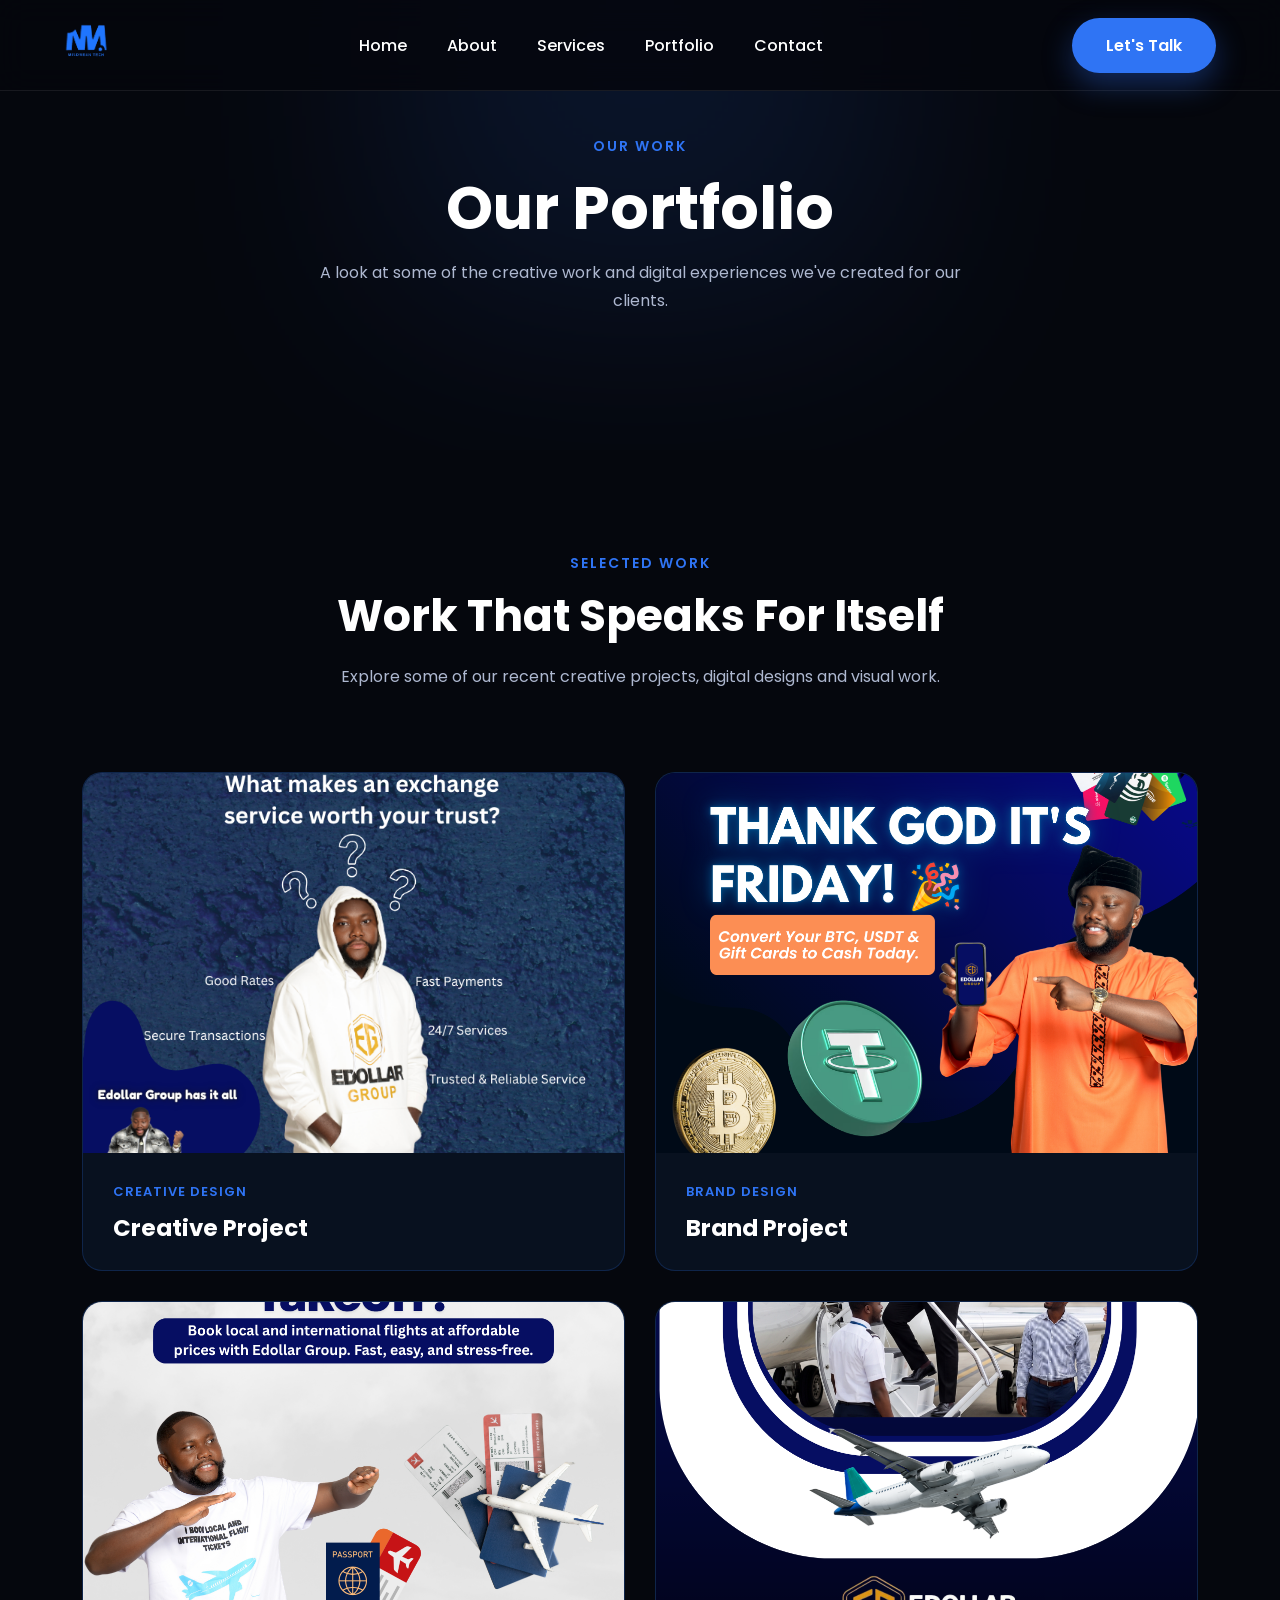
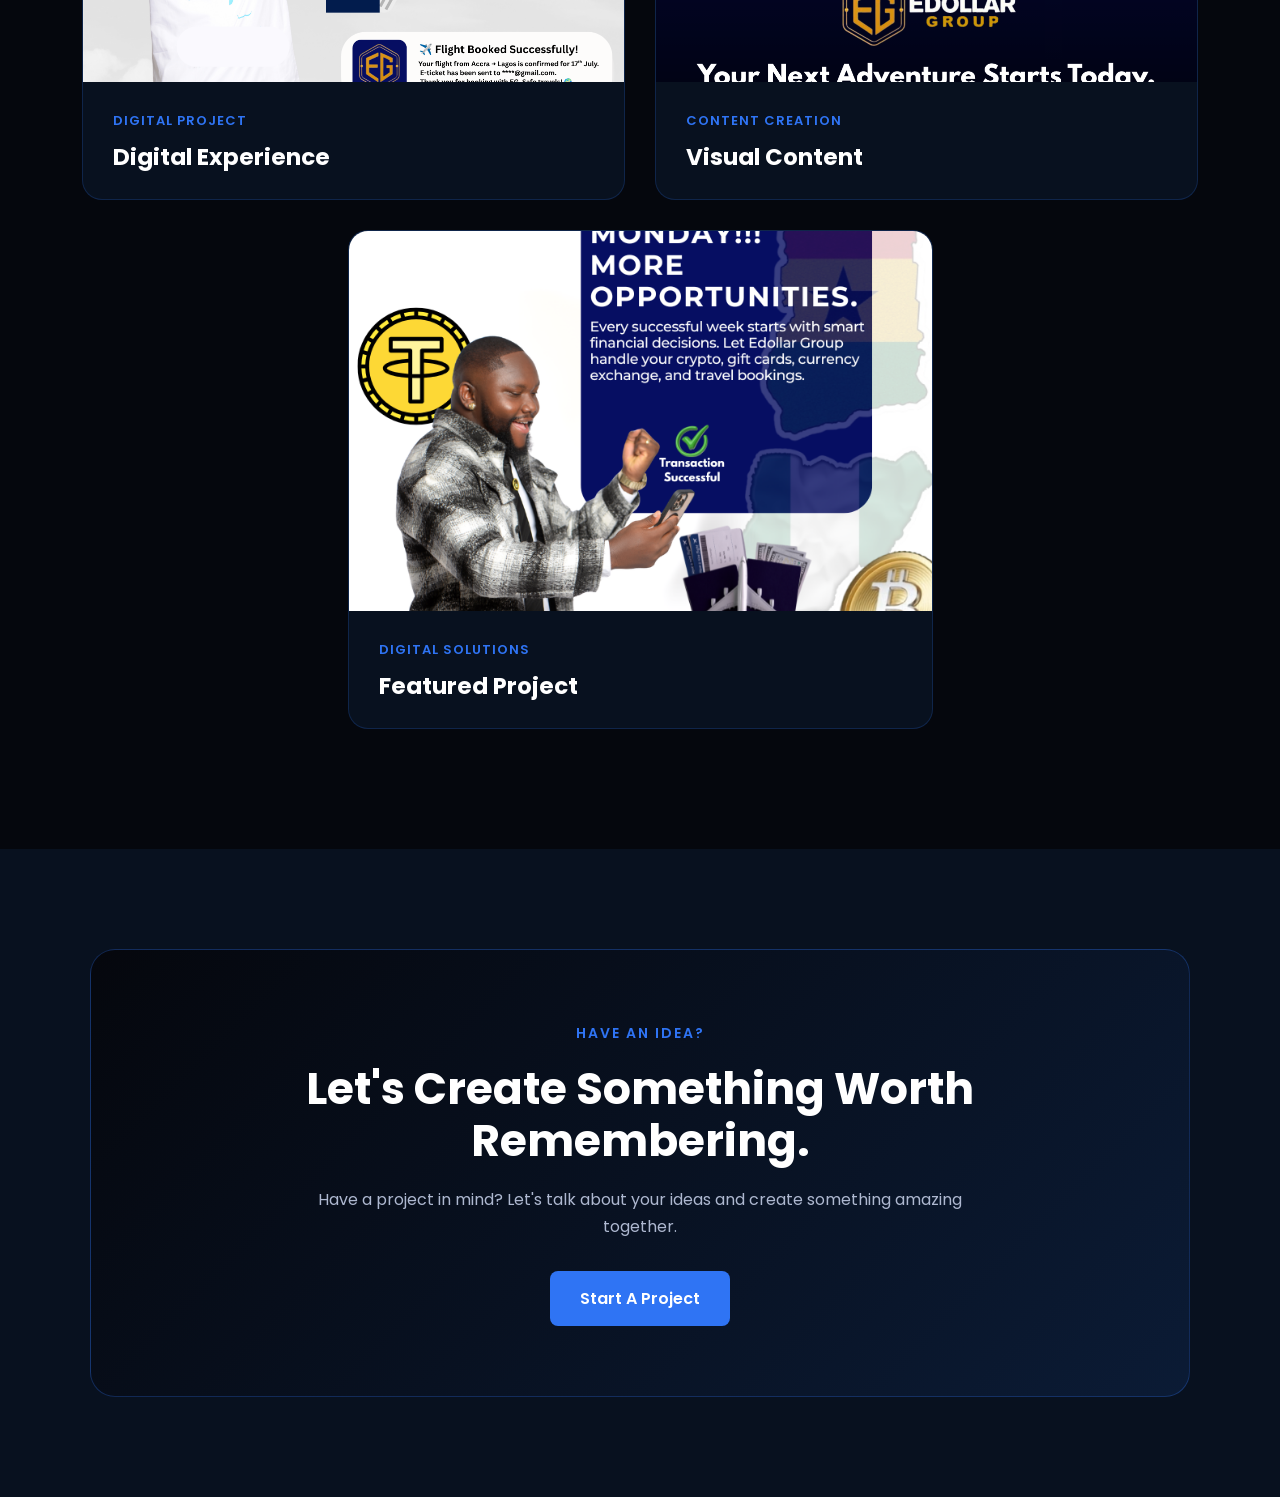
<file: portfolio.html>
<!DOCTYPE html>
<html lang="en">

<head>

    <!-- ==========================================
         PAGE SETTINGS
         Sets the character encoding and page title.
    =========================================== -->

    <meta charset="UTF-8">

    <meta name="viewport" content="width=device-width, initial-scale=1.0">

    <title>Portfolio | Mindmean Tech</title>


    <!-- ==========================================
         GOOGLE FONT
         Loads the Poppins font used by the website.
    =========================================== -->

    <link
        href="https://fonts.googleapis.com/css2?family=Poppins:wght@300;400;500;600;700;800&display=swap"
        rel="stylesheet"
    >


    <!-- ==========================================
         FONT AWESOME
         Provides the icons used on the website.
    =========================================== -->

    <link
        rel="stylesheet"
        href="https://cdnjs.cloudflare.com/ajax/libs/font-awesome/6.7.2/css/all.min.css"
    >


    <!-- ==========================================
         MAIN WEBSITE CSS
         Connects the page to your existing stylesheet.
    =========================================== -->

    <link rel="stylesheet" href="css/style.css">

</head>


<body>


<!-- ==========================================
     HEADER
     Website navigation.
========================================== -->

<header id="header">

    <div class="container">

        <nav>


            <!-- LOGO -->

            <a href="index.html" class="logo">

                <img
                    src="images/logo.png"
                    alt="Mindmean Tech"
                >

            </a>


            <!-- NAVIGATION LINKS -->

            <ul>

                <li>
                    <a href="index.html">
                        Home
                    </a>
                </li>

                <li>
                    <a href="about.html">
                        About
                    </a>
                </li>

                <li>
                    <a href="services.html">
                        Services
                    </a>
                </li>

                <li>
                    <a href="portfolio.html">
                        Portfolio
                    </a>
                </li>

                <li>
                    <a href="contact.html">
                        Contact
                    </a>
                </li>

            </ul>


            <!-- CONTACT BUTTON -->

            <a href="contact.html" class="btn">

                Let's Talk

            </a>

        </nav>

    </div>

</header>



<!-- ==========================================
     PORTFOLIO HERO
     Introduces the Portfolio page.
========================================== -->

<section
    style="
        width:100%;
        height:450px;
        background:#05070D;
        position:relative;
        overflow:hidden;
    "
>


    <!-- BLUE GLOW -->

    <div
        style="
            position:absolute;
            width:500px;
            height:500px;
            background:#2F74F4;
            opacity:0.12;
            filter:blur(120px);
            top:-200px;
            left:50%;
            transform:translateX(-50%);
        "
    ></div>


    <!-- HERO CONTENT -->

    <div
        style="
            position:relative;
            z-index:2;
            width:100%;
            height:100%;
            display:flex;
            flex-direction:column;
            justify-content:center;
            align-items:center;
            text-align:center;
        "
    >

        <!-- SMALL LABEL -->

        <span
            style="
                color:#2F74F4;
                font-size:14px;
                font-weight:600;
                letter-spacing:2px;
                margin-bottom:15px;
            "
        >
            OUR WORK
        </span>


        <!-- MAIN TITLE -->

        <h1
            style="
                color:white;
                font-size:60px;
                line-height:1.2;
                margin:0 0 15px;
            "
        >
            Our Portfolio
        </h1>


        <!-- DESCRIPTION -->

        <p
            style="
                color:#AEB8D0;
                max-width:650px;
                line-height:1.7;
                margin:0;
            "
        >
            A look at some of the creative work and digital
            experiences we've created for our clients.
        </p>

    </div>

</section>



<!-- ==========================================
     PORTFOLIO INTRODUCTION
========================================== -->

<section
    style="
        padding:100px 20px 60px;
        background:#05070D;
    "
>

    <div
        style="
            width:90%;
            max-width:850px;
            margin:auto;
            text-align:center;
        "
    >

        <!-- SMALL LABEL -->

        <span
            style="
                color:#2F74F4;
                font-size:14px;
                font-weight:600;
                letter-spacing:2px;
            "
        >
            SELECTED WORK
        </span>


        <!-- HEADING -->

        <h2
            style="
                color:white;
                font-size:44px;
                line-height:1.2;
                margin:15px 0 20px;
            "
        >
            Work That Speaks For Itself
        </h2>


        <!-- DESCRIPTION -->

        <p
            style="
                color:#AEB8D0;
                font-size:16px;
                line-height:1.8;
                margin:0;
            "
        >
            Explore some of our recent creative projects,
            digital designs and visual work.
        </p>

    </div>

</section>



<!-- ==========================================
     PORTFOLIO GRID
     Displays the five portfolio images.
========================================== -->

<section
    style="
        padding:20px 20px 120px;
        background:#05070D;
    "
>

    <div
        style="
            width:90%;
            max-width:1200px;
            margin:auto;
        "
    >


        <!-- PORTFOLIO GRID -->

        <div
            style="
                display:grid;
                grid-template-columns:repeat(2,1fr);
                gap:30px;
            "
        >


            <!-- ==================================
                 PORTFOLIO PROJECT 1
            ================================== -->

            <div
                style="
                    background:#08111F;
                    border-radius:20px;
                    overflow:hidden;
                    border:1px solid rgba(47,116,244,0.20);
                "
            >

                <!-- Clickable Portfolio Project 1 -->
				<a
					href="images/portfolio1.png"
					target="_blank"
					class="portfolio-link"
				>

					<!-- Clicking this image opens the full image in a new tab -->
					<img
						src="images/portfolio1.png"
						alt="Mindmean Tech Portfolio Project 1"
						style="
							width:100%;
							height:380px;
							object-fit:cover;
							display:block;
						"
					>

				</a>


                <div
                    style="
                        padding:25px 30px;
                    "
                >

                    <span
                        style="
                            color:#2F74F4;
                            font-size:13px;
                            font-weight:600;
                            letter-spacing:1px;
                        "
                    >
                        CREATIVE DESIGN
                    </span>

                    <h3
                        style="
                            color:white;
                            font-size:23px;
                            margin:8px 0 0;
                        "
                    >
                        Creative Project
                    </h3>

                </div>

            </div>



            <!-- ==================================
                 PORTFOLIO PROJECT 2
            ================================== -->

            <div
                style="
                    background:#08111F;
                    border-radius:20px;
                    overflow:hidden;
                    border:1px solid rgba(47,116,244,0.20);
                "
            >

								<!-- Clickable Portfolio Project 2 -->
				<a
    href="images/portfolio2.png"
    target="_blank"
    class="portfolio-link"
>

    <!-- Clicking this image opens the full image in a new tab -->
    <img
        src="images/portfolio2.png"
        alt="Mindmean Tech Portfolio Project 1"
        style="
            width:100%;
            height:380px;
            object-fit:cover;
            display:block;
        "
    >

</a>


                <div
                    style="
                        padding:25px 30px;
                    "
                >

                    <span
                        style="
                            color:#2F74F4;
                            font-size:13px;
                            font-weight:600;
                            letter-spacing:1px;
                        "
                    >
                        BRAND DESIGN
                    </span>

                    <h3
                        style="
                            color:white;
                            font-size:23px;
                            margin:8px 0 0;
                        "
                    >
                        Brand Project
                    </h3>

                </div>

            </div>



            <!-- ==================================
                 PORTFOLIO PROJECT 3
            ================================== -->

            <div
                style="
                    background:#08111F;
                    border-radius:20px;
                    overflow:hidden;
                    border:1px solid rgba(47,116,244,0.20);
                "
            >

                
								<!-- Clickable Portfolio Project 2 -->
				<a
    href="images/portfolio3.png"
    target="_blank"
    class="portfolio-link"
>

    <!-- Clicking this image opens the full image in a new tab -->
    <img
        src="images/portfolio3.png"
        alt="Mindmean Tech Portfolio Project 1"
        style="
            width:100%;
            height:380px;
            object-fit:cover;
            display:block;
        "
    >

</a>


                <div
                    style="
                        padding:25px 30px;
                    "
                >

                    <span
                        style="
                            color:#2F74F4;
                            font-size:13px;
                            font-weight:600;
                            letter-spacing:1px;
                        "
                    >
                        DIGITAL PROJECT
                    </span>

                    <h3
                        style="
                            color:white;
                            font-size:23px;
                            margin:8px 0 0;
                        "
                    >
                        Digital Experience
                    </h3>

                </div>

            </div>



            <!-- ==================================
                 PORTFOLIO PROJECT 4
            ================================== -->

            <div
                style="
                    background:#08111F;
                    border-radius:20px;
                    overflow:hidden;
                    border:1px solid rgba(47,116,244,0.20);
                "
            >

                
								<!-- Clickable Portfolio Project 2 -->
				<a
    href="images/portfolio4.png"
    target="_blank"
    class="portfolio-link"
>

    <!-- Clicking this image opens the full image in a new tab -->
    <img
        src="images/portfolio4.png"
        alt="Mindmean Tech Portfolio Project 1"
        style="
            width:100%;
            height:380px;
            object-fit:cover;
            display:block;
        "
    >

</a>


                <div
                    style="
                        padding:25px 30px;
                    "
                >

                    <span
                        style="
                            color:#2F74F4;
                            font-size:13px;
                            font-weight:600;
                            letter-spacing:1px;
                        "
                    >
                        CONTENT CREATION
                    </span>

                    <h3
                        style="
                            color:white;
                            font-size:23px;
                            margin:8px 0 0;
                        "
                    >
                        Visual Content
                    </h3>

                </div>

            </div>



            <!-- ==================================
                 PORTFOLIO PROJECT 5
            ================================== -->

            <div
                style="
                    background:#08111F;
                    border-radius:20px;
                    overflow:hidden;
                    border:1px solid rgba(47,116,244,0.20);
                    grid-column:1 / -1;
                    max-width:585px;
                    width:100%;
                    margin:auto;
                "
            >

                
								<!-- Clickable Portfolio Project 2 -->
				<a
    href="images/portfolio5.png"
    target="_blank"
    class="portfolio-link"
>

    <!-- Clicking this image opens the full image in a new tab -->
    <img
        src="images/portfolio5.png"
        alt="Mindmean Tech Portfolio Project 1"
        style="
            width:100%;
            height:380px;
            object-fit:cover;
            display:block;
        "
    >

</a>


                <div
                    style="
                        padding:25px 30px;
                    "
                >

                    <span
                        style="
                            color:#2F74F4;
                            font-size:13px;
                            font-weight:600;
                            letter-spacing:1px;
                        "
                    >
                        DIGITAL SOLUTIONS
                    </span>

                    <h3
                        style="
                            color:white;
                            font-size:23px;
                            margin:8px 0 0;
                        "
                    >
                        Featured Project
                    </h3>

                </div>

            </div>

        </div>

    </div>

</section>
<!-- ==========================================
     PORTFOLIO CTA
     Encourages visitors to start a project.
========================================== -->

<section
    style="
        padding:100px 20px;
        background:#08111F;
    "
>

    <!-- CTA CONTAINER -->

    <div
        style="
            width:90%;
            max-width:1100px;
            margin:auto;
            padding:70px 50px;
            background:linear-gradient(135deg,#05070D,#0B1B35);
            border:1px solid rgba(47,116,244,0.30);
            border-radius:25px;
            text-align:center;
        "
    >

        <!-- SMALL LABEL -->

        <span
            style="
                color:#2F74F4;
                font-size:14px;
                font-weight:600;
                letter-spacing:2px;
            "
        >
            HAVE AN IDEA?
        </span>


        <!-- MAIN HEADING -->

        <h2
            style="
                color:white;
                font-size:44px;
                line-height:1.2;
                margin:18px 0;
            "
        >
            Let's Create Something
            Worth Remembering.
        </h2>


        <!-- DESCRIPTION -->

        <p
            style="
                color:#AEB8D0;
                font-size:16px;
                line-height:1.7;
                max-width:650px;
                margin:0 auto 30px;
            "
        >
            Have a project in mind? Let's talk about your
            ideas and create something amazing together.
        </p>


        <!-- BUTTON -->

        <a
            href="contact.html"
            style="
                display:inline-block;
                background:#2F74F4;
                color:white;
                padding:15px 30px;
                border-radius:8px;
                text-decoration:none;
                font-weight:600;
            "
        >
            Start A Project
        </a>

    </div>

</section>


<!-- ==========================================
     JAVASCRIPT
========================================== -->

<script src="js/script.js"></script>

</body>

</html>
</file>
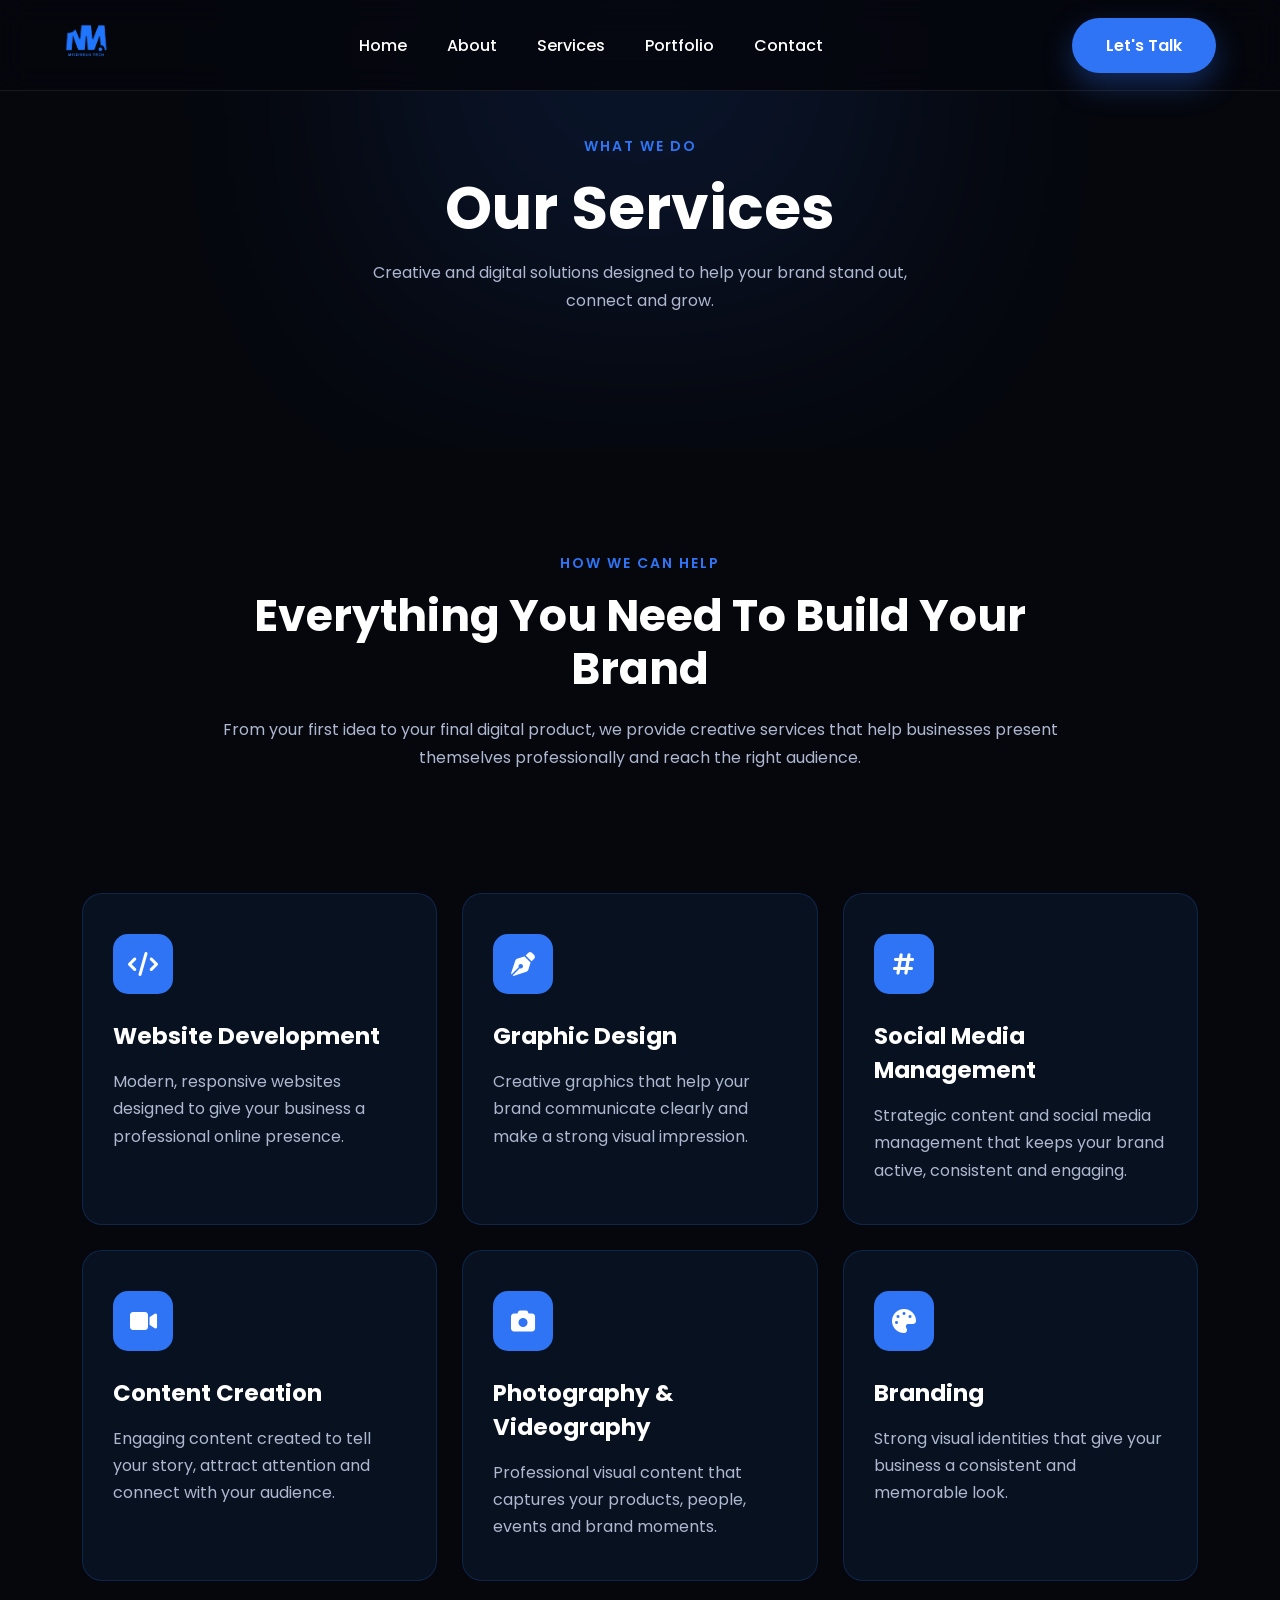
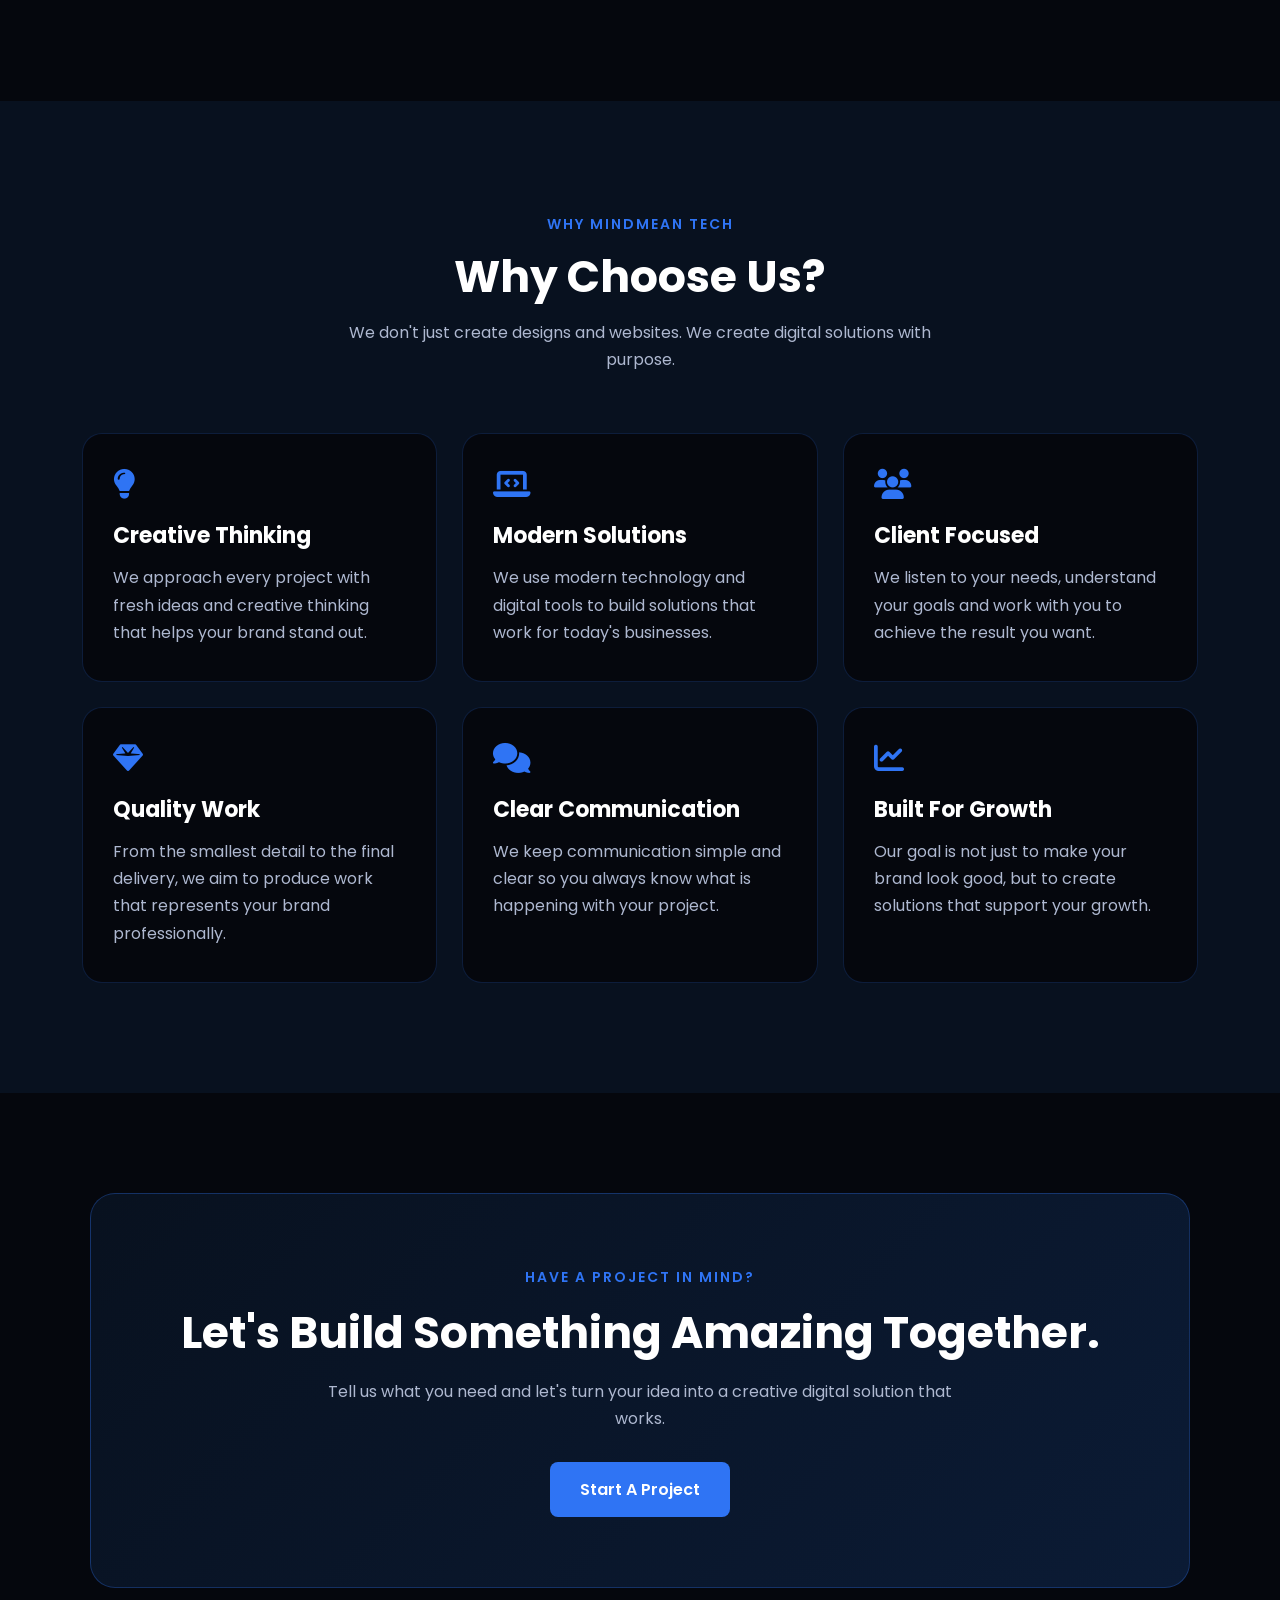
<file: services.html>
<!DOCTYPE html>
<html lang="en">

<head>

    <!-- ==========================================
         PAGE SETTINGS
         Sets the character encoding and page title.
    =========================================== -->

    <meta charset="UTF-8">

    <meta name="viewport" content="width=device-width, initial-scale=1.0">

    <title>Services | Mindmean Tech</title>


    <!-- ==========================================
         GOOGLE FONT
         Loads the Poppins font.
    =========================================== -->

    <link
        href="https://fonts.googleapis.com/css2?family=Poppins:wght@300;400;500;600;700;800&display=swap"
        rel="stylesheet"
    >


    <!-- ==========================================
         FONT AWESOME
         Provides the icons used on the page.
    =========================================== -->

    <link
        rel="stylesheet"
        href="https://cdnjs.cloudflare.com/ajax/libs/font-awesome/6.7.2/css/all.min.css"
    >


    <!-- ==========================================
         MAIN WEBSITE CSS
         Connects this page to your existing CSS.
    =========================================== -->

    <link rel="stylesheet" href="css/style.css">

</head>


<body>


<!-- ==========================================
     HEADER
     Website navigation.
========================================== -->

<header id="header">

    <div class="container">

        <nav>


            <!-- LOGO -->

            <a href="index.html" class="logo">

                <img
                    src="images/logo.png"
                    alt="Mindmean Tech"
                >

            </a>


            <!-- NAVIGATION LINKS -->

            <ul>

                <li>
                    <a href="index.html">
                        Home
                    </a>
                </li>

                <li>
                    <a href="about.html">
                        About
                    </a>
                </li>

                <li>
                    <a href="services.html">
                        Services
                    </a>
                </li>

                <li>
                    <a href="portfolio.html">
                        Portfolio
                    </a>
                </li>

                <li>
                    <a href="contact.html">
                        Contact
                    </a>
                </li>

            </ul>


            <!-- CONTACT BUTTON -->

            <a href="contact.html" class="btn">

                Let's Talk

            </a>

        </nav>

    </div>

</header>



<!-- ==========================================
     SERVICES HERO / BANNER
     Introduces the Services page.
========================================== -->

<section
    style="
        width:100%;
        height:450px;
        background:#05070D;
        position:relative;
        overflow:hidden;
    "
>


    <!-- BLUE GLOW -->

    <div
        style="
            position:absolute;
            width:500px;
            height:500px;
            background:#2F74F4;
            opacity:0.12;
            filter:blur(120px);
            top:-200px;
            left:50%;
            transform:translateX(-50%);
        "
    ></div>


    <!-- HERO CONTENT -->

    <div
        style="
            position:relative;
            z-index:2;
            width:100%;
            height:100%;
            display:flex;
            flex-direction:column;
            justify-content:center;
            align-items:center;
            text-align:center;
        "
    >

        <!-- SMALL LABEL -->

        <span
            style="
                color:#2F74F4;
                font-size:14px;
                font-weight:600;
                letter-spacing:2px;
                margin-bottom:15px;
            "
        >
            WHAT WE DO
        </span>


        <!-- MAIN TITLE -->

        <h1
            style="
                color:white;
                font-size:60px;
                line-height:1.2;
                margin:0 0 15px;
            "
        >
            Our Services
        </h1>


        <!-- DESCRIPTION -->

        <p
            style="
                color:#AEB8D0;
                max-width:600px;
                line-height:1.7;
                margin:0;
            "
        >
            Creative and digital solutions designed to help
            your brand stand out, connect and grow.
        </p>

    </div>

</section>



<!-- ==========================================
     SERVICES INTRODUCTION
========================================== -->

<section
    style="
        padding:100px 20px;
        background:#05070D;
    "
>

    <div
        style="
            width:90%;
            max-width:900px;
            margin:auto;
            text-align:center;
        "
    >

        <span
            style="
                color:#2F74F4;
                font-size:14px;
                font-weight:600;
                letter-spacing:2px;
            "
        >
            HOW WE CAN HELP
        </span>


        <h2
            style="
                color:white;
                font-size:44px;
                line-height:1.2;
                margin:15px 0 20px;
            "
        >
            Everything You Need
            To Build Your Brand
        </h2>


        <p
            style="
                color:#AEB8D0;
                font-size:16px;
                line-height:1.8;
                margin:0;
            "
        >
            From your first idea to your final digital product,
            we provide creative services that help businesses
            present themselves professionally and reach the
            right audience.
        </p>

    </div>

</section>



<!-- ==========================================
     SERVICES SECTION
     The individual services will go here.
========================================== -->

<section
    style="
        padding:20px 20px 120px;
        background:#05070D;
    "
>

    <div
        style="
            width:90%;
            max-width:1200px;
            margin:auto;
        "
    >

        <!-- SERVICES GRID -->

        <div
            style="
                display:grid;
                grid-template-columns:repeat(3,1fr);
                gap:25px;
            "
        >


            <!-- ==================================
                 WEBSITE DEVELOPMENT
            ================================== -->

            <div
                style="
                    background:#08111F;
                    padding:40px 30px;
                    border:1px solid rgba(47,116,244,0.20);
                    border-radius:20px;
                "
            >

                <div
                    style="
                        width:60px;
                        height:60px;
                        background:#2F74F4;
                        border-radius:15px;
                        display:flex;
                        align-items:center;
                        justify-content:center;
                        margin-bottom:25px;
                    "
                >

                    <i
                        class="fa-solid fa-code"
                        style="
                            color:white;
                            font-size:24px;
                        "
                    ></i>

                </div>


                <h3
                    style="
                        color:white;
                        font-size:23px;
                        margin:0 0 15px;
                    "
                >
                    Website Development
                </h3>


                <p
                    style="
                        color:#AEB8D0;
                        line-height:1.7;
                        margin:0;
                    "
                >
                    Modern, responsive websites designed to
                    give your business a professional online
                    presence.
                </p>

            </div>



            <!-- ==================================
                 GRAPHIC DESIGN
            ================================== -->

            <div
                style="
                    background:#08111F;
                    padding:40px 30px;
                    border:1px solid rgba(47,116,244,0.20);
                    border-radius:20px;
                "
            >

                <div
                    style="
                        width:60px;
                        height:60px;
                        background:#2F74F4;
                        border-radius:15px;
                        display:flex;
                        align-items:center;
                        justify-content:center;
                        margin-bottom:25px;
                    "
                >

                    <i
                        class="fa-solid fa-pen-nib"
                        style="
                            color:white;
                            font-size:24px;
                        "
                    ></i>

                </div>


                <h3
                    style="
                        color:white;
                        font-size:23px;
                        margin:0 0 15px;
                    "
                >
                    Graphic Design
                </h3>


                <p
                    style="
                        color:#AEB8D0;
                        line-height:1.7;
                        margin:0;
                    "
                >
                    Creative graphics that help your brand
                    communicate clearly and make a strong
                    visual impression.
                </p>

            </div>



            <!-- ==================================
                 SOCIAL MEDIA MANAGEMENT
            ================================== -->

            <div
                style="
                    background:#08111F;
                    padding:40px 30px;
                    border:1px solid rgba(47,116,244,0.20);
                    border-radius:20px;
                "
            >

                <div
                    style="
                        width:60px;
                        height:60px;
                        background:#2F74F4;
                        border-radius:15px;
                        display:flex;
                        align-items:center;
                        justify-content:center;
                        margin-bottom:25px;
                    "
                >

                    <i
                        class="fa-solid fa-hashtag"
                        style="
                            color:white;
                            font-size:24px;
                        "
                    ></i>

                </div>


                <h3
                    style="
                        color:white;
                        font-size:23px;
                        margin:0 0 15px;
                    "
                >
                    Social Media Management
                </h3>


                <p
                    style="
                        color:#AEB8D0;
                        line-height:1.7;
                        margin:0;
                    "
                >
                    Strategic content and social media
                    management that keeps your brand active,
                    consistent and engaging.
                </p>

            </div>



            <!-- ==================================
                 CONTENT CREATION
            ================================== -->

            <div
                style="
                    background:#08111F;
                    padding:40px 30px;
                    border:1px solid rgba(47,116,244,0.20);
                    border-radius:20px;
                "
            >

                <div
                    style="
                        width:60px;
                        height:60px;
                        background:#2F74F4;
                        border-radius:15px;
                        display:flex;
                        align-items:center;
                        justify-content:center;
                        margin-bottom:25px;
                    "
                >

                    <i
                        class="fa-solid fa-video"
                        style="
                            color:white;
                            font-size:24px;
                        "
                    ></i>

                </div>


                <h3
                    style="
                        color:white;
                        font-size:23px;
                        margin:0 0 15px;
                    "
                >
                    Content Creation
                </h3>


                <p
                    style="
                        color:#AEB8D0;
                        line-height:1.7;
                        margin:0;
                    "
                >
                    Engaging content created to tell your story,
                    attract attention and connect with your
                    audience.
                </p>

            </div>



            <!-- ==================================
                 PHOTOGRAPHY & VIDEOGRAPHY
            ================================== -->

            <div
                style="
                    background:#08111F;
                    padding:40px 30px;
                    border:1px solid rgba(47,116,244,0.20);
                    border-radius:20px;
                "
            >

                <div
                    style="
                        width:60px;
                        height:60px;
                        background:#2F74F4;
                        border-radius:15px;
                        display:flex;
                        align-items:center;
                        justify-content:center;
                        margin-bottom:25px;
                    "
                >

                    <i
                        class="fa-solid fa-camera"
                        style="
                            color:white;
                            font-size:24px;
                        "
                    ></i>

                </div>


                <h3
                    style="
                        color:white;
                        font-size:23px;
                        margin:0 0 15px;
                    "
                >
                    Photography & Videography
                </h3>


                <p
                    style="
                        color:#AEB8D0;
                        line-height:1.7;
                        margin:0;
                    "
                >
                    Professional visual content that captures
                    your products, people, events and brand
                    moments.
                </p>

            </div>



            <!-- ==================================
                 BRANDING
            ================================== -->

            <div
                style="
                    background:#08111F;
                    padding:40px 30px;
                    border:1px solid rgba(47,116,244,0.20);
                    border-radius:20px;
                "
            >

                <div
                    style="
                        width:60px;
                        height:60px;
                        background:#2F74F4;
                        border-radius:15px;
                        display:flex;
                        align-items:center;
                        justify-content:center;
                        margin-bottom:25px;
                    "
                >

                    <i
                        class="fa-solid fa-palette"
                        style="
                            color:white;
                            font-size:24px;
                        "
                    ></i>

                </div>


                <h3
                    style="
                        color:white;
                        font-size:23px;
                        margin:0 0 15px;
                    "
                >
                    Branding
                </h3>


                <p
                    style="
                        color:#AEB8D0;
                        line-height:1.7;
                        margin:0;
                    "
                >
                    Strong visual identities that give your
                    business a consistent and memorable look.
                </p>

            </div>

        </div>

    </div>

</section>
<!-- ==========================================
     WHY CHOOSE US SECTION
     Explains why clients should work with
     Mindmean Tech.
========================================== -->

<section
    style="
        padding:110px 20px;
        background:#08111F;
    "
>

    <!-- MAIN CONTAINER -->

    <div
        style="
            width:90%;
            max-width:1200px;
            margin:auto;
        "
    >


        <!-- ==================================
             SECTION HEADING
        ================================== -->

        <div
            style="
                text-align:center;
                margin-bottom:60px;
            "
        >

            <!-- SMALL LABEL -->

            <span
                style="
                    color:#2F74F4;
                    font-size:14px;
                    font-weight:600;
                    letter-spacing:2px;
                "
            >
                WHY MINDMEAN TECH
            </span>


            <!-- MAIN HEADING -->

            <h2
                style="
                    color:white;
                    font-size:44px;
                    line-height:1.2;
                    margin:15px 0;
                "
            >
                Why Choose Us?
            </h2>


            <!-- DESCRIPTION -->

            <p
                style="
                    color:#AEB8D0;
                    max-width:650px;
                    margin:0 auto;
                    line-height:1.7;
                "
            >
                We don't just create designs and websites.
                We create digital solutions with purpose.
            </p>

        </div>



        <!-- ==================================
             WHY CHOOSE US GRID
        ================================== -->

        <div
            style="
                display:grid;
                grid-template-columns:repeat(3,1fr);
                gap:25px;
            "
        >


            <!-- ==================================
                 REASON 1
            ================================== -->

            <div
                style="
                    padding:35px 30px;
                    background:#05070D;
                    border-radius:20px;
                    border:1px solid rgba(47,116,244,0.20);
                "
            >

                <!-- ICON -->

                <i
                    class="fa-solid fa-lightbulb"
                    style="
                        color:#2F74F4;
                        font-size:30px;
                        margin-bottom:20px;
                    "
                ></i>


                <!-- TITLE -->

                <h3
                    style="
                        color:white;
                        font-size:22px;
                        margin:0 0 12px;
                    "
                >
                    Creative Thinking
                </h3>


                <!-- TEXT -->

                <p
                    style="
                        color:#AEB8D0;
                        line-height:1.7;
                        margin:0;
                    "
                >
                    We approach every project with fresh ideas
                    and creative thinking that helps your brand
                    stand out.
                </p>

            </div>



            <!-- ==================================
                 REASON 2
            ================================== -->

            <div
                style="
                    padding:35px 30px;
                    background:#05070D;
                    border-radius:20px;
                    border:1px solid rgba(47,116,244,0.20);
                "
            >

                <!-- ICON -->

                <i
                    class="fa-solid fa-laptop-code"
                    style="
                        color:#2F74F4;
                        font-size:30px;
                        margin-bottom:20px;
                    "
                ></i>


                <!-- TITLE -->

                <h3
                    style="
                        color:white;
                        font-size:22px;
                        margin:0 0 12px;
                    "
                >
                    Modern Solutions
                </h3>


                <!-- TEXT -->

                <p
                    style="
                        color:#AEB8D0;
                        line-height:1.7;
                        margin:0;
                    "
                >
                    We use modern technology and digital tools
                    to build solutions that work for today's
                    businesses.
                </p>

            </div>



            <!-- ==================================
                 REASON 3
            ================================== -->

            <div
                style="
                    padding:35px 30px;
                    background:#05070D;
                    border-radius:20px;
                    border:1px solid rgba(47,116,244,0.20);
                "
            >

                <!-- ICON -->

                <i
                    class="fa-solid fa-users"
                    style="
                        color:#2F74F4;
                        font-size:30px;
                        margin-bottom:20px;
                    "
                ></i>


                <!-- TITLE -->

                <h3
                    style="
                        color:white;
                        font-size:22px;
                        margin:0 0 12px;
                    "
                >
                    Client Focused
                </h3>


                <!-- TEXT -->

                <p
                    style="
                        color:#AEB8D0;
                        line-height:1.7;
                        margin:0;
                    "
                >
                    We listen to your needs, understand your
                    goals and work with you to achieve the
                    result you want.
                </p>

            </div>



            <!-- ==================================
                 REASON 4
            ================================== -->

            <div
                style="
                    padding:35px 30px;
                    background:#05070D;
                    border-radius:20px;
                    border:1px solid rgba(47,116,244,0.20);
                "
            >

                <!-- ICON -->

                <i
                    class="fa-solid fa-gem"
                    style="
                        color:#2F74F4;
                        font-size:30px;
                        margin-bottom:20px;
                    "
                ></i>


                <!-- TITLE -->

                <h3
                    style="
                        color:white;
                        font-size:22px;
                        margin:0 0 12px;
                    "
                >
                    Quality Work
                </h3>


                <!-- TEXT -->

                <p
                    style="
                        color:#AEB8D0;
                        line-height:1.7;
                        margin:0;
                    "
                >
                    From the smallest detail to the final
                    delivery, we aim to produce work that
                    represents your brand professionally.
                </p>

            </div>



            <!-- ==================================
                 REASON 5
            ================================== -->

            <div
                style="
                    padding:35px 30px;
                    background:#05070D;
                    border-radius:20px;
                    border:1px solid rgba(47,116,244,0.20);
                "
            >

                <!-- ICON -->

                <i
                    class="fa-solid fa-comments"
                    style="
                        color:#2F74F4;
                        font-size:30px;
                        margin-bottom:20px;
                    "
                ></i>


                <!-- TITLE -->

                <h3
                    style="
                        color:white;
                        font-size:22px;
                        margin:0 0 12px;
                    "
                >
                    Clear Communication
                </h3>


                <!-- TEXT -->

                <p
                    style="
                        color:#AEB8D0;
                        line-height:1.7;
                        margin:0;
                    "
                >
                    We keep communication simple and clear so
                    you always know what is happening with
                    your project.
                </p>

            </div>



            <!-- ==================================
                 REASON 6
            ================================== -->

            <div
                style="
                    padding:35px 30px;
                    background:#05070D;
                    border-radius:20px;
                    border:1px solid rgba(47,116,244,0.20);
                "
            >

                <!-- ICON -->

                <i
                    class="fa-solid fa-chart-line"
                    style="
                        color:#2F74F4;
                        font-size:30px;
                        margin-bottom:20px;
                    "
                ></i>


                <!-- TITLE -->

                <h3
                    style="
                        color:white;
                        font-size:22px;
                        margin:0 0 12px;
                    "
                >
                    Built For Growth
                </h3>


                <!-- TEXT -->

                <p
                    style="
                        color:#AEB8D0;
                        line-height:1.7;
                        margin:0;
                    "
                >
                    Our goal is not just to make your brand
                    look good, but to create solutions that
                    support your growth.
                </p>

            </div>

        </div>

    </div>

</section>
<!-- ==========================================
     SERVICES PAGE CTA
     Encourages visitors to start a project.
========================================== -->

<section
    style="
        padding:100px 20px;
        background:#05070D;
    "
>

    <!-- CTA CONTAINER -->

    <div
        style="
            width:90%;
            max-width:1100px;
            margin:auto;
            padding:70px 50px;
            background:linear-gradient(135deg,#08111F,#0B1B35);
            border:1px solid rgba(47,116,244,0.30);
            border-radius:25px;
            text-align:center;
        "
    >

        <!-- SMALL LABEL -->

        <span
            style="
                color:#2F74F4;
                font-size:14px;
                font-weight:600;
                letter-spacing:2px;
            "
        >
            HAVE A PROJECT IN MIND?
        </span>


        <!-- MAIN HEADING -->

        <h2
            style="
                color:white;
                font-size:44px;
                line-height:1.2;
                margin:18px 0;
            "
        >
            Let's Build Something
            Amazing Together.
        </h2>


        <!-- DESCRIPTION -->

        <p
            style="
                color:#AEB8D0;
                font-size:16px;
                line-height:1.7;
                max-width:650px;
                margin:0 auto 30px;
            "
        >
            Tell us what you need and let's turn your idea
            into a creative digital solution that works.
        </p>


        <!-- CTA BUTTON -->

        <a
            href="contact.html"
            style="
                display:inline-block;
                background:#2F74F4;
                color:white;
                padding:15px 30px;
                border-radius:8px;
                text-decoration:none;
                font-weight:600;
            "
        >
            Start A Project
        </a>

    </div>

</section>


<!-- ==========================================
     JAVASCRIPT
========================================== -->

<script src="js/script.js"></script>


</body>

</html>
</file>
<file: css/style.css>
/* ===========================
   RESET
=========================== */

*{

    margin:0;

    padding:0;

    box-sizing:border-box;

}

/* Makes scrolling smooth */

html{

    scroll-behavior:smooth;

}

/* Body */

body{

    font-family:'Poppins',sans-serif;

    background:
    radial-gradient(circle at top right,#103DAA 0%,transparent 30%),
    radial-gradient(circle at bottom left,#06194F 0%,transparent 35%),
    #05070D;

    color:white;
	

}

/* Container */

.container{

    width:90%;

    max-width:1200px;

    margin:auto;

}

/* ===========================
   HEADER
=========================== */

header{

    position:fixed;

    top:0;

    width:100%;

    z-index:999;

    background:rgba(5,7,13,.85);

    backdrop-filter:blur(15px);

    border-bottom:1px solid rgba(255,255,255,.08);

}

/* Navigation */

nav{

    display:flex;

    justify-content:space-between;

    align-items:center;

    height:90px;

}

/* Logo */

.logo img{

    height:55px;

}

/* Menu */

nav ul{

    display:flex;

    list-style:none;

    gap:40px;

}

/* Links */

nav ul li a{

    position:relative;

    text-decoration:none;

    color:white;

    font-weight:500;

    transition:.3s;

}

/* Animated underline */

nav ul li a::after{

    content:"";

    position:absolute;

    width:0;

    height:2px;

    left:0;

    bottom:-8px;

    background:#2F74F4;

    transition:.3s;

}

nav ul li a:hover::after{

    width:100%;

}

/* Hover */

nav ul li a:hover{

    color:#2F74F4;

}

/* Button */

.btn{

    display:inline-block;

    background:#2F74F4;

    color:white;

    text-decoration:none;

    padding:15px 34px;

    border-radius:50px;

    transition:.35s;

    font-weight:600;

    box-shadow:0 12px 30px rgba(47,116,244,.35);

}

.btn:hover{

    transform:translateY(-4px);

    background:#4B89FF;

    box-shadow:0 20px 40px rgba(47,116,244,.45);

}

/* Button Hover */

.btn:hover{

    background:#4F8EFF;

}
/* ===========================
   HERO SECTION
=========================== */
/*=========================================
HERO
=========================================*/

.hero{

    min-height:100vh;

    display:flex;

    align-items:center;

    overflow:hidden;

}

/* Container */

.hero-container{

    display:flex;

    align-items:center;

    justify-content:space-between;

    gap:70px;

}

/* Left Side */

.hero-content{

    flex:1;

}

.hero-badge{

    display:inline-block;

    padding:12px 22px;

    border-radius:50px;

    background:rgba(47,116,244,.12);

    color:#4F8EFF;

    margin-bottom:25px;

    border:1px solid rgba(47,116,244,.3);

    font-weight:600;

}

.hero-content h1{

    font-size:72px;

    line-height:1.1;

    margin-bottom:25px;

}

.hero-content h1 span{

    color:#2F74F4;

}

.hero-content p{

    font-size:18px;

    color:#B5BED6;

    line-height:1.8;

    max-width:600px;

}

/* Buttons */

.hero-buttons{

    display:flex;

    gap:20px;

    margin-top:40px;

}

.btn-secondary{

    padding:14px 30px;

    border:2px solid #2F74F4;

    border-radius:50px;

    text-decoration:none;

    color:white;

    transition:.3s;

}

.btn-secondary:hover{

    background:#2F74F4;

}

/* Statistics */

.hero-stats{

    display:flex;

    gap:50px;

    margin-top:60px;

}

.stat h2{

    color:#2F74F4;

    font-size:35px;

}

.stat span{

    color:#AEB8D0;

}

/* Right Side */

.hero-images{

    flex:1;

    position:relative;

    height:700px;

}

/* Blue Glow */

.glow{

    width:500px;

    height:500px;

    background:#2F74F4;

    border-radius:50%;

    position:absolute;

    top:80px;

    left:80px;

    filter:blur(140px);

    opacity:.25;

}

/* Laptop */

.laptop{

    position:absolute;

    width:520px;

    right:0;

    top:60px;

    animation:laptopFloat 5s ease-in-out infinite;

}

/* Phone */

.phone{

    position:absolute;

    width:170px;

    bottom:80px;

    left:30px;

    animation:phoneFloat 4s ease-in-out infinite;

}

/* Laptop Animation */

@keyframes laptopFloat{

    0%{

        transform:translateY(0px);

    }

    50%{

        transform:translateY(-18px);

    }

    100%{

        transform:translateY(0px);

    }

}

/* Phone Animation */

@keyframes phoneFloat{

    0%{

        transform:translateY(0px) rotate(-10deg);

    }

    50%{

        transform:translateY(-22px) rotate(-10deg);

    }

    100%{

        transform:translateY(0px) rotate(-10deg);

    }

}
/*=========================================
FLOATING CARDS
=========================================*/

.floating-card{

    position:absolute;

    display:flex;

    align-items:center;

    gap:15px;

    background:rgba(15,23,42,.85);

    backdrop-filter:blur(15px);

    border:1px solid rgba(255,255,255,.08);

    border-radius:18px;

    padding:18px 22px;

    color:white;

    z-index:5;

    box-shadow:0 15px 40px rgba(0,0,0,.3);

    animation:floatCard 5s ease-in-out infinite;

}

.floating-card i{

    width:55px;

    height:55px;

    background:#2F74F4;

    border-radius:50%;

    display:flex;

    align-items:center;

    justify-content:center;

    font-size:22px;

}

.floating-card h4{

    font-size:16px;

    margin-bottom:5px;

}

.floating-card p{

    color:#B5BED6;

    font-size:14px;

}

/* Card Positions */

.card-one{

    top:120px;

    left:-20px;

}

.card-two{

    bottom:80px;

    right:-30px;

}

/* Floating Animation */

@keyframes floatCard{

    0%{

        transform:translateY(0);

    }

    50%{

        transform:translateY(-15px);

    }

    100%{

        transform:translateY(0);

    }

}
/*=========================================
SERVICES
=========================================*/

.services{

    padding:120px 0;

}

/* Section Title */

.section-title{

    text-align:center;

    margin-bottom:70px;

}

.section-title span{

    color:#2F74F4;

    font-weight:600;

    letter-spacing:2px;

}

.section-title h2{

    font-size:48px;

    margin:20px 0;

}

.section-title p{

    color:#AEB8D0;

    max-width:700px;

    margin:auto;

    line-height:1.8;

}

/* Grid */

.services-grid{

    display:grid;

    grid-template-columns:repeat(3,1fr);

    gap:30px;

}

/* Card */

.service-card{

    background:#0F172A;

    border:1px solid rgba(255,255,255,.08);

    border-radius:20px;

    padding:40px;

    transition:.4s;

}

.service-card:hover{

    transform:translateY(-12px);

    border-color:#2F74F4;

    box-shadow:0 25px 60px rgba(47,116,244,.18);

}

/* Icon */

.service-card i{

    width:70px;

    height:70px;

    background:#2F74F4;

    border-radius:18px;

    display:flex;

    align-items:center;

    justify-content:center;

    font-size:28px;

    margin-bottom:25px;

}

/* Heading */

.service-card h3{

    margin-bottom:15px;

    font-size:24px;

}

/* Paragraph */

.service-card p{

    color:#AEB8D0;

    line-height:1.8;

}
/*=========================================
ABOUT SECTION
=========================================*/

.about{

    padding:120px 0;

}

.about-container{

    display:flex;

    align-items:center;

    justify-content:space-between;

    gap:80px;

}

/* Left Side */

.about-image{

    flex:1;

    position:relative;

    display:flex;

    justify-content:center;

}

.about-circle{

    width:400px;

    height:400px;

    background:#2F74F4;

    border-radius:50%;

    filter:blur(130px);

    opacity:.18;

    position:absolute;

}

.about-image img{

    width:500px;

    position:relative;

    z-index:2;

}

/* Right Side */

.about-content{

    flex:1;

}

.section-tag{

    color:#2F74F4;

    font-weight:600;

    letter-spacing:2px;

}

.about-content h2{

    font-size:48px;

    margin:20px 0;

}

.about-content p{

    color:#AEB8D0;

    line-height:1.8;

    margin-bottom:35px;

}

/* Features */

.about-features{

    display:grid;

    grid-template-columns:repeat(2,1fr);

    gap:25px;

    margin-bottom:40px;

}

.feature-box{

    display:flex;

    align-items:flex-start;

    gap:18px;

}

.feature-box i{

    width:55px;

    height:55px;

    background:#2F74F4;

    border-radius:15px;

    display:flex;

    align-items:center;

    justify-content:center;

    font-size:22px;

}

.feature-box h4{

    margin-bottom:6px;

}

.feature-box p{

    margin:0;

    font-size:15px;

}
/*=========================================
OUR PROCESS
=========================================*/

.process{

    padding:120px 0;

}

.process-grid{

    display:grid;

    grid-template-columns:repeat(4,1fr);

    gap:30px;

}

.process-card:hover{

    background:#0F172A;

    border:1px solid rgba(255,255,255,.08);

    border-radius:25px;

    padding:40px 30px;

    position:relative;

    transition:.4s;

}

.process-card:hover{

    transform:translateY(-12px);

    border-color:#2F74F4;

    box-shadow:0 25px 50px rgba(47,116,244,.18);

}

.number{

    font-size:55px;

    font-weight:700;

    color:#2F74F4;

    margin-bottom:20px;

    opacity:.25;

}

.process-card h3{

    margin-bottom:15px;

    font-size:24px;

}

.process-card p{

    color:#AEB8D0;

    line-height:1.8;

}
/*=========================================
WHY CHOOSE US
=========================================*/

.why-us{

    padding:120px 0;

}

.why-grid{

    display:grid;

    grid-template-columns:repeat(3,1fr);

    gap:30px;

}

.why-card:hover{

    background:#0F172A;

    border:1px solid rgba(255,255,255,.08);

    border-radius:20px;

    padding:40px 30px;

    text-align:center;

    transition:.4s;

    cursor:pointer;

}

.why-card:hover{

    transform:translateY(-10px);

    border-color:#2F74F4;

    box-shadow:0 20px 50px rgba(47,116,244,.20);

}

.why-card i{

    width:80px;

    height:80px;

    background:#2F74F4;

    color:white;

    border-radius:50%;

    display:flex;

    justify-content:center;

    align-items:center;

    font-size:32px;

    margin:0 auto 25px;

}

.why-card h3{

    margin-bottom:15px;

    font-size:24px;

}

.why-card p{

    color:#AEB8D0;

    line-height:1.8;

}
/*=========================================
CONTACT
=========================================*/

.contact{

    padding:120px 0;

}

.contact-container{

    display:flex;

    gap:70px;

    align-items:flex-start;

}

.contact-info{

    flex:1;

}

.contact-info h2{

    font-size:48px;

    margin:20px 0;

}

.contact-info p{

    color:#AEB8D0;

    line-height:1.8;

    margin-bottom:40px;

}

.contact-item{

    display:flex;

    gap:20px;

    margin-bottom:30px;

    align-items:center;

}

.contact-item i{

    width:65px;

    height:65px;

    background:#2F74F4;

    border-radius:18px;

    display:flex;

    align-items:center;

    justify-content:center;

    font-size:24px;

}

.contact-form{

    flex:1;

    background:#0F172A;

    padding:40px;

    border-radius:25px;

    border:1px solid rgba(255,255,255,.08);

}

.contact-form input,
.contact-form textarea{

    width:100%;

    background:#111827;

    border:none;

    outline:none;

    color:white;

    padding:18px;

    border-radius:12px;

    margin-bottom:20px;

    font-family:Poppins,sans-serif;

}

.contact-form textarea{

    resize:none;

}

.contact-form button{

    border:none;

    cursor:pointer;

}
/*=========================================
STICKY NAVIGATION
=========================================*/

header{

    transition:.4s;

}

header.sticky{

    background:rgba(5,7,13,.95);

    backdrop-filter:blur(25px);

    box-shadow:0 10px 40px rgba(0,0,0,.4);

}

header.sticky nav{

    height:75px;

}
</file>
